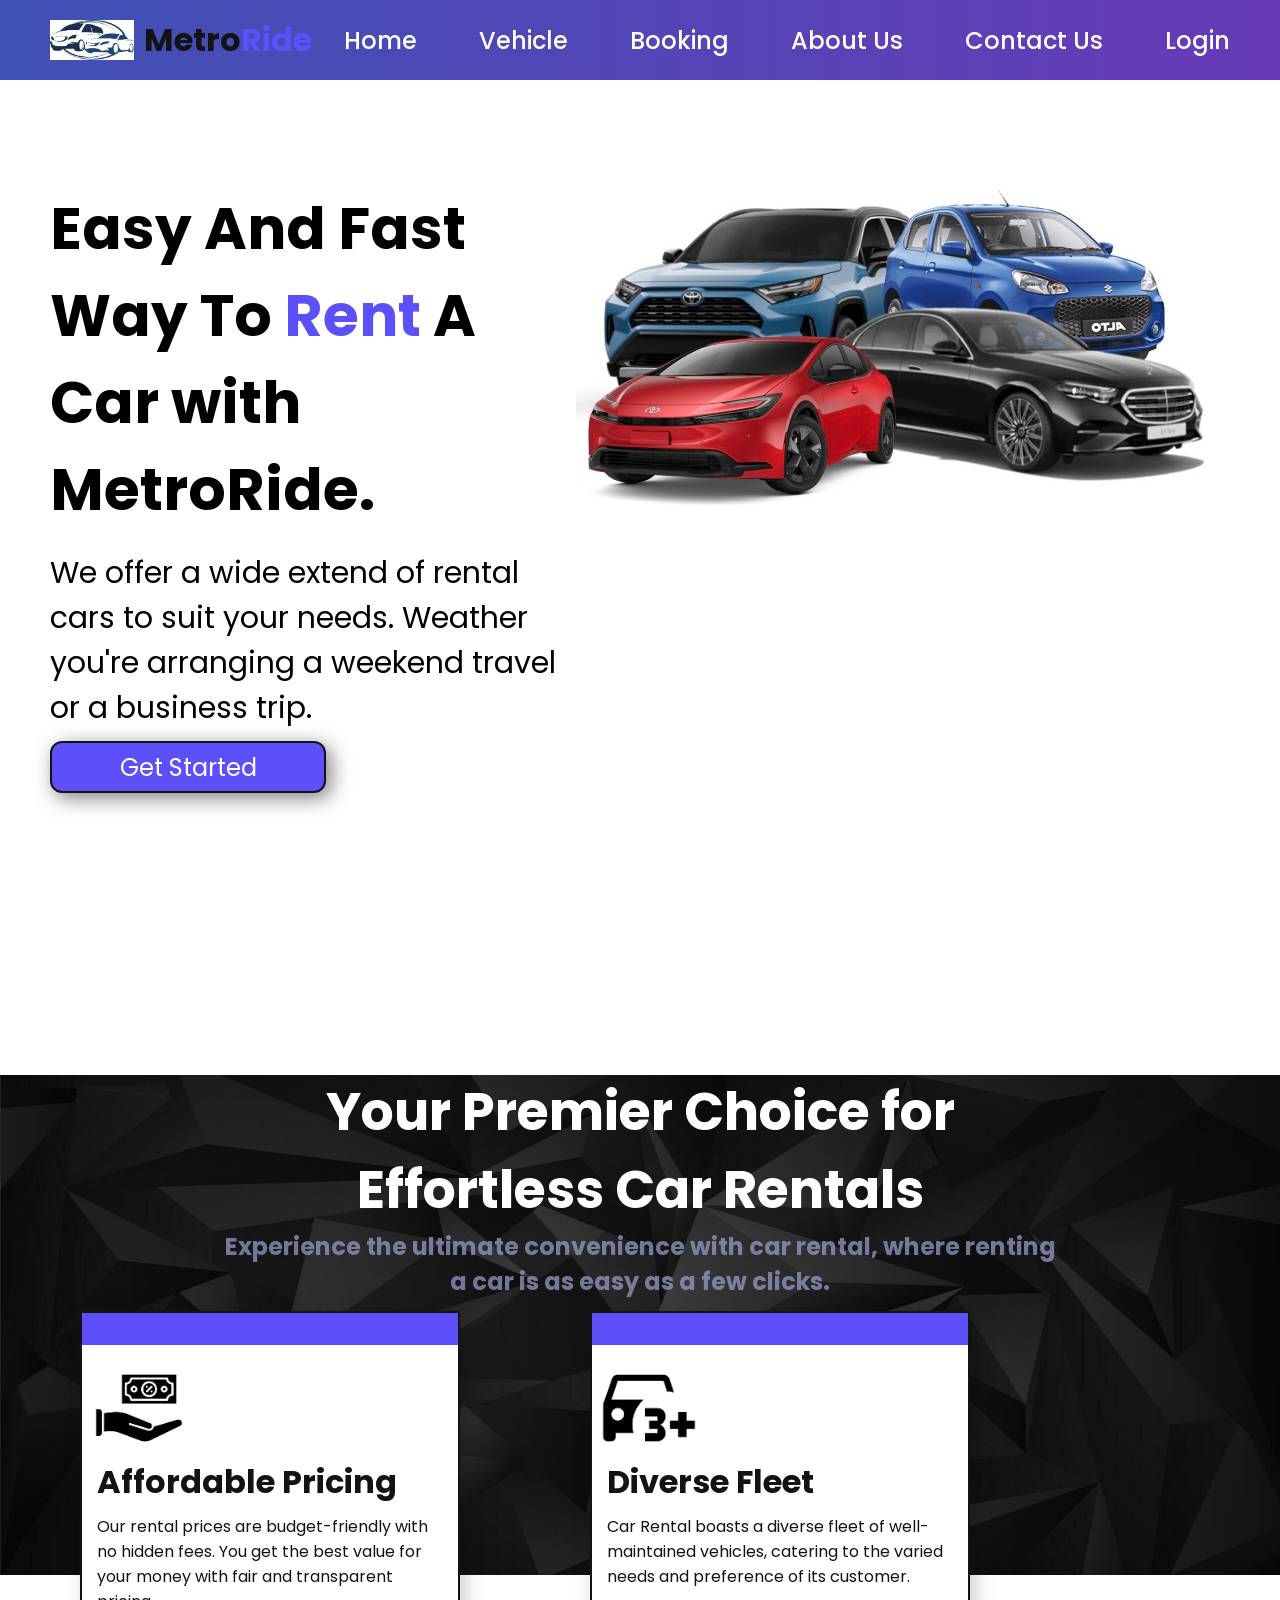
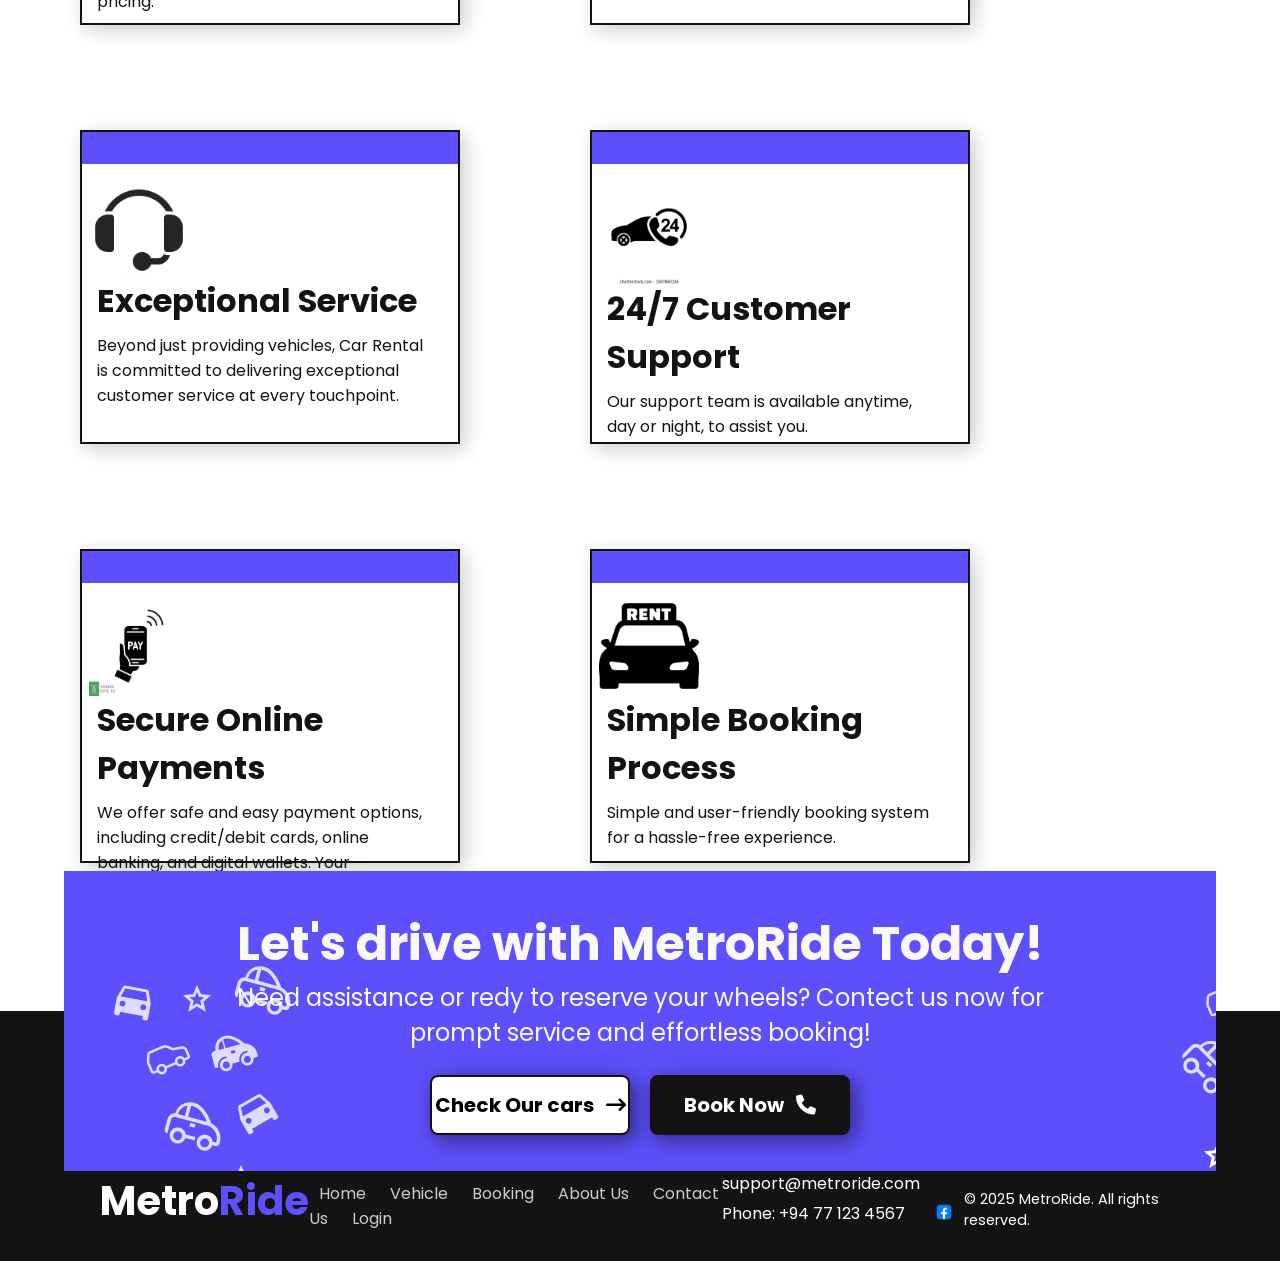
<file: code/index.html>
<!DOCTYPE html>
<html lang="en">

<head>
    <link rel="stylesheet" href="https://cdnjs.cloudflare.com/ajax/libs/font-awesome/6.0.0/css/all.min.css">
    <meta charset="UTF-8">
    <!--use for resoponsiveness-->
    <meta name="viewport" content="width=device-width, initial-scale=1.0">
    <!--link to css-->
    <link rel="stylesheet" href="style.css">
    <!--link to js-->
    <script src="main.js"></script>
    <title>MetroRide</title>
</head>

<body>
    <!--navbar-->
    <nav>
        <div class="logo">
            <img src="homepage-img/logo.png.jpg" alt="img">

            <a href="index.html" class="brand">

                <h1>Metro<b class="accent">Ride</b></h1>


            </a>
        </div>
        <div class="menu">
            <div class="btn">
                <i class="fas fa-times close-btn"></i>
            </div>
            <a href="index.html">Home</a>
            <a href="vehicle.html">Vehicle</a>
            <a href="book.html">Booking</a>
            <a href="about.html">About Us</a>
            <a href="contact.html">Contact Us</a>
            <a href="login.html">Login</a>


        </div>

        <div class="btn">
            <i class="fas fa-bars menu-btn"></i>
        </div>
    </nav>
    <!--navbar end-->

    <!--hero section-->
    <div class="hero-page">
        <div class="hero-headlines">
            <h1>
                Easy And Fast Way To
                <b class="accent">
                    Rent
                </b> A Car with MetroRide.
            </h1>

            <p>
                We offer a wide extend of rental cars to suit your needs. Weather
                you're arranging a weekend travel or a business trip.

            </p>


            <button class="btn-2 btn-hero" onclick="window.location.href='vehicle.html'">
                Get Started
            </button>


        </div>
        <img src="homepage-img/hero-page-img.png.jpg" class="hero-page-img" alt="img">
    </div>
    <!--hero section end-->

    <!--about section-->
    <section class="about" id="about">
        <div class="about-container">
            <div class="about-container-img">
                <img src="homepage-img/about-back img.jpg" alt="img">
            </div>
            <div class="about-container-h1">
                <h1>Your Premier Choice for<br>
                    Effortless Car Rentals</h1>
                <p class="about-subline">
                    Experience the ultimate convenience with car rental, where renting <br>a
                    car is as easy as a few clicks.
                </p>
            </div>
            <div class="about-info">
                <div class="about-info-item">
                    <hr class="about-hr" />
                    <img src="homepage-img/price.jpg" alt="img">
                    <h5>Affordable Pricing</h5>
                    <p>
                        Our rental prices are budget-friendly with no hidden fees.
                        You get the best value for your money with fair and transparent pricing.
                    </p>
                </div>

                <div class="about-info-item">
                    <hr class="about-hr" />
                    <img src="homepage-img/images.png" alt="img">
                    <h5>Diverse Fleet</h5>
                    <p>
                        Car Rental boasts a diverse fleet of well-maintained vehicles,
                        catering to the varied needs and preference of its customer.
                    </p>
                </div>

                <div class="about-info-item">
                    <hr class="about-hr" />
                    <img src="homepage-img/headset.png" alt="img">
                    <h5>Exceptional Service</h5>
                    <p>
                        Beyond just providing vehicles, Car Rental is committed to
                        delivering exceptional customer service at every touchpoint.
                    </p>
                </div>

                <div class="about-info-item">
                    <hr class="about-hr" />
                    <img src="homepage-img/24.webp" alt="img">
                    <h5>24/7 Customer Support</h5>
                    <p>

                        Our support team is available anytime, day or night, to assist you.
                    </p>
                </div>

                <div class="about-info-item">
                    <hr class="about-hr" />
                    <img src="homepage-img/pay.jpg" alt="img">
                    <h5>Secure Online Payments </h5>
                    <p>
                        We offer safe and easy payment options, including credit/debit cards,
                        online banking, and digital wallets. Your transactions are fully secure.
                    </p>
                </div>

                <div class="about-info-item">
                    <hr class="about-hr" />
                    <img src="homepage-img/rent-a-car-icon.png" alt="img">
                    <h5>Simple Booking Process</h5>
                    <p>
                        Simple and user-friendly booking system for a hassle-free experience.
                    </p>
                </div>

            </div>

        </div>
    </section>
    <!--about section end-->

    <br>
    <br>






    <!--footer-->

    <footer class="footer">

        <div class="callout">

            <h2>Let's drive with Metro<b class="black">Ride</b> Today!</h2>
            <p class="callout-description">
                Need assistance or redy to reserve your wheels? Contect us now for
                prompt service and effortless booking!
            </p>
            <div class="callout-buttons">
                <button class="btn-2 btn-callout" onclick="window.location.href='vehicle.html'">
                    <p>Check Our cars</p>
                    <i class="fa-solid fa-arrow-right-long"></i>
                </button>

                <button class="btn-2 btn-callout btn-callout-black" onclick="window.location.href='book.html'">
                    <p>Book Now</p>
                    <i class="fa-solid fa-phone"></i>
                </button>
            </div>
        </div>

        <div class="footer-bottom">

            <a href="" class="footer-brand">Metro<b class="accent">Ride</b></a>
            <div class="footer-links">
                <a href="index.html">Home</a>
                <a href="vehicle.html">Vehicle</a>

                <a href="book.html">Booking</a>

                <a href="about.html">About Us</a>

                <a href="contact.html">Contact Us</a>
                <a href="login.html">Login</a>
            </div>
            <div class="footer-contact">
                <p>Email: support@metroride.com</p>
                <p>Phone: +94 77 123 4567</p>
            </div>

            <div class="footer-socials">
                <a href="#"><img src="homepage-img/footer-social.webp" alt="Facebook"></a>

            </div>
            <div class="footer-copy">
                <p>&copy; 2025 MetroRide. All rights reserved.</p>
            </div>
        </div>
    </footer>
    <!--footer end-->

</body>

</html>
</file>
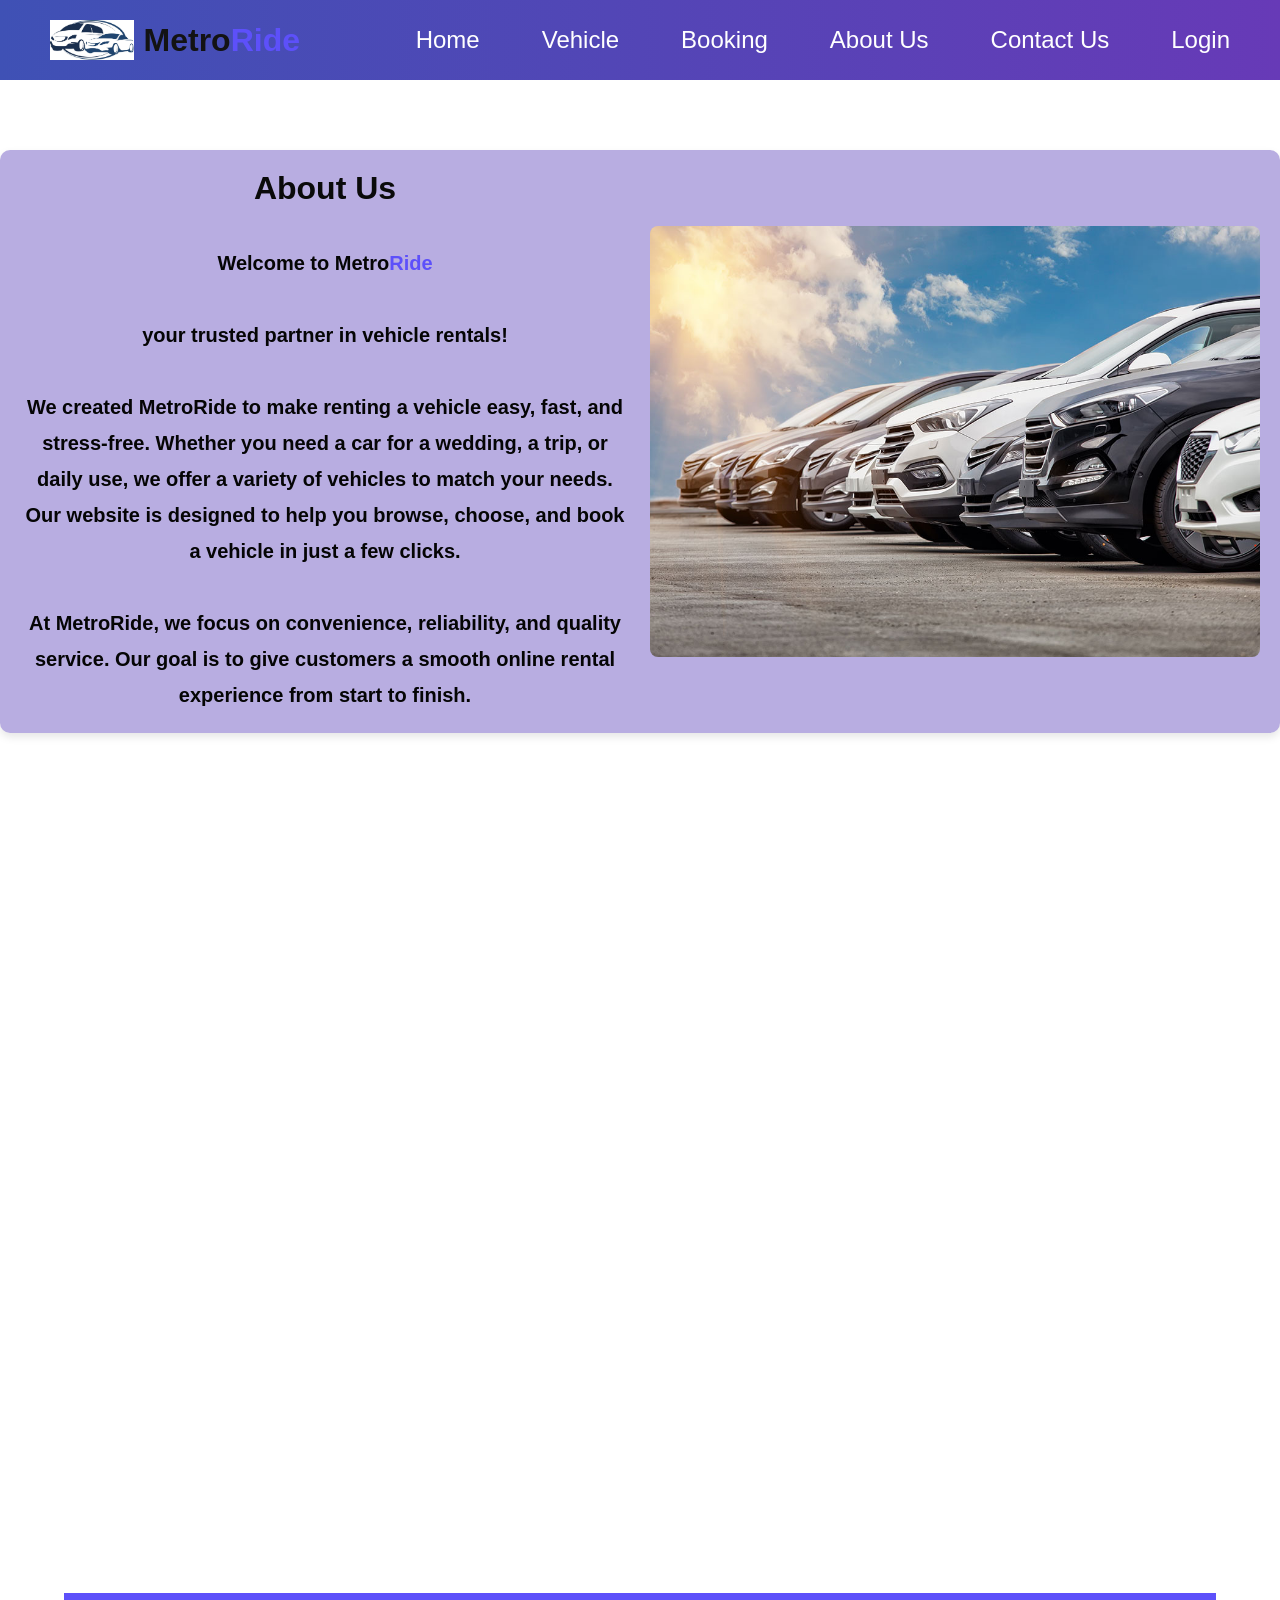
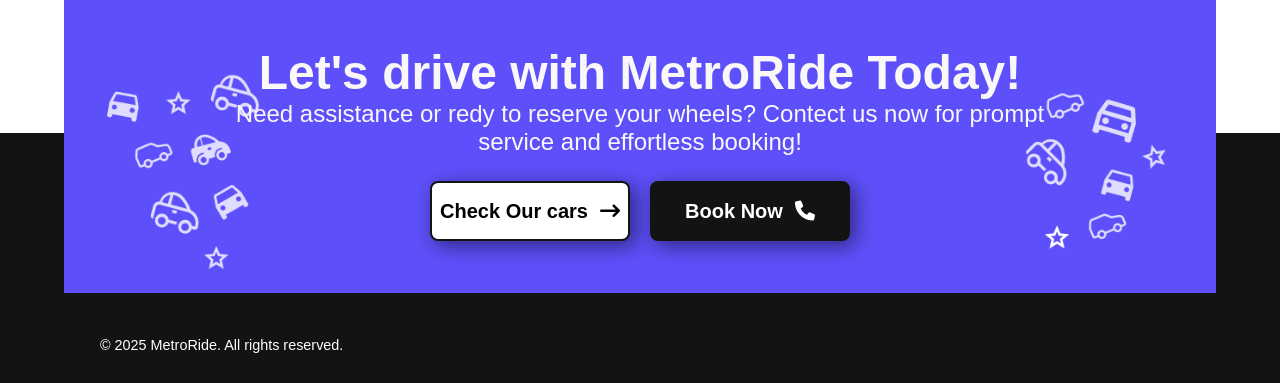
<file: code/about.html>
<html>

<head>
    <link rel="stylesheet" href="https://cdnjs.cloudflare.com/ajax/libs/font-awesome/6.0.0/css/all.min.css">
    
    <meta charset="UTF-8">
    <!--use for resoponsiveness-->
    <meta name="viewport" content="width=device-width, initial-scale=1.0">
    <!--link to css-->
    <link rel="stylesheet" href="about.css">
    <!--link to js-->
    <script src="main.js"></script>
    <title>MetroRide</title>
</head>

<body>
    <!--navbar-->
    <nav>
        <div class="logo">
            <img src="homepage-img/logo.png.jpg" alt="img">

            <a href="index.html" class="brand">

                <h1>Metro<b class="accent">Ride</b></h1>


            </a>
        </div>
        <div class="menu">
            <div class="btn">
                <i class="fas fa-times close-btn"></i>
            </div>
            <a href="index.html">Home</a>
            <a href="vehicle.html">Vehicle</a>

            <a href="book.html">Booking</a>

            <a href="about.html">About Us</a>


            <a href="contact.html">Contact Us</a>
            <a href="login.html">Login</a>

        </div>

        <div class="btn">
            <i class="fas fa-bars menu-btn"></i>
        </div>
    </nav>
    <!--navbar end-->
    <div class="aboutus-container">
        <div class="about-us">
            <h2>About Us</h2>
            <br>
            <p>
                Welcome to <strong>Metro<b class="accent">Ride</b></strong> <br><br> your trusted partner in vehicle
                rentals!
                <br><br>
                We created MetroRide to make renting a vehicle easy, fast, and stress-free. Whether you need a car for a
                wedding, a trip, or daily use, we offer a variety of vehicles to match your needs. Our website is
                designed to help you browse, choose, and book a vehicle in just a few clicks.
                <br><br>
                At MetroRide, we focus on <strong>convenience, reliability, and quality service</strong>. Our goal is to
                give customers a smooth online rental experience from start to finish.
            </p>
        </div>
        <div class="about-img">
            <img src="about-usimg.jpg">
        </div>

    </div>



    <!--footer-->

    <footer class="footer">

        <div class="callout">

            <h2>Let's drive with Metro<b class="black">Ride</b> Today!</h2>
            <p class="callout-description">
                Need assistance or redy to reserve your wheels? Contect us now for
                prompt service and effortless booking!
            </p>
            <div class="callout-buttons">
                <button class="btn-2 btn-callout" onclick="window.location.href='vehicle.html'">
                    <p>Check Our cars</p>
                    <i class="fa-solid fa-arrow-right-long"></i>
                </button>

                <button class="btn-2 btn-callout btn-callout-black" onclick="window.location.href='book.html'">
                    <p>Book Now</p>
                    <i class="fa-solid fa-phone"></i>
                </button>
            </div>
        </div>

        <div class="footer-bottom">

            <a href="" class="footer-brand">Metro<b class="accent">Ride</b></a>
            <div class="footer-links">
                <a href="index.html">Home</a>
                <a href="vehicle.html">Vehicle</a>

                <a href="book.html">Booking</a>

                <a href="about.html">About Us</a>

                <a href="#contact">Contact Us</a>
                <a href="#log">Login/Sign Up</a>
            </div>
            <div class="footer-contact">
                <p>Email: support@metroride.com</p>
                <p>Phone: +94 77 123 4567</p>
            </div>

            <div class="footer-socials">
                <a href="#"><img src="homepage-img/footer-social.webp" alt="Facebook"></a>

            </div>
            <div class="footer-copy">
                <p>&copy; 2025 MetroRide. All rights reserved.</p>
            </div>
        </div>
    </footer>
    <!--footer end-->




</body>

</html>
</file>
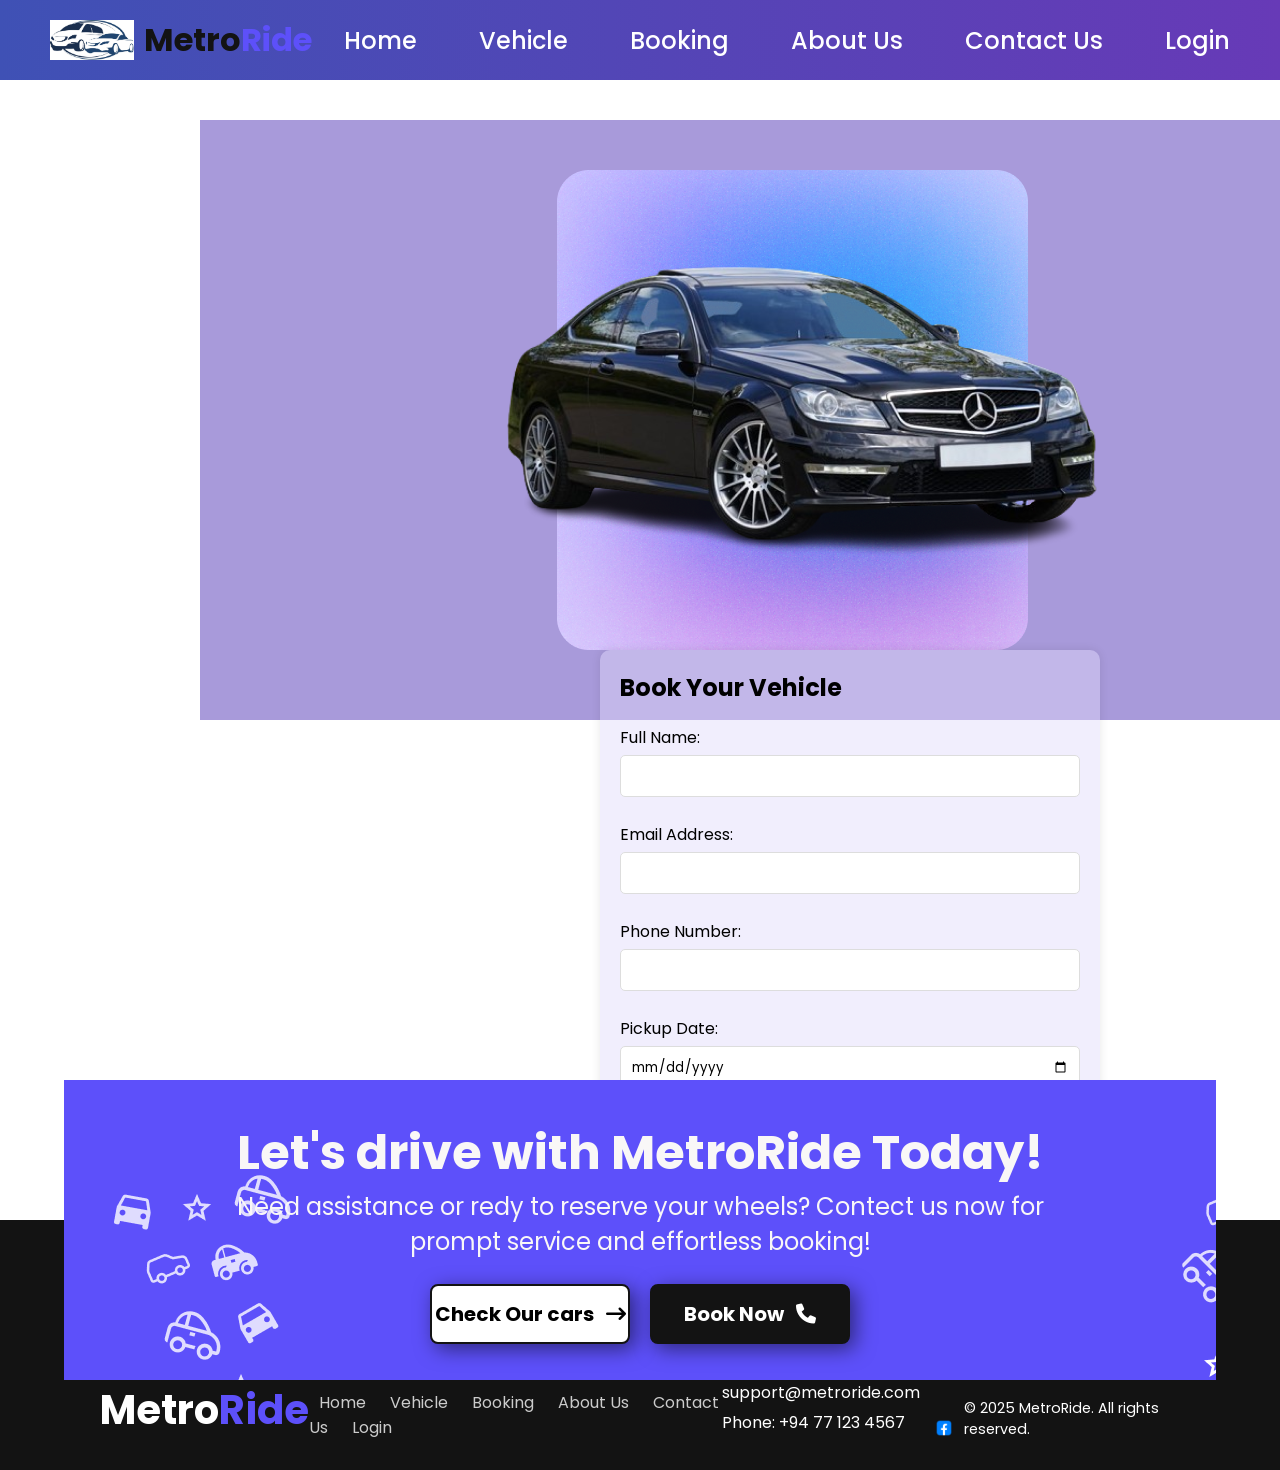
<file: code/book.html>
<html>

<head>
    <link rel="stylesheet" href="https://cdnjs.cloudflare.com/ajax/libs/font-awesome/6.0.0/css/all.min.css">
  <meta charset="UTF-8">
  <!--use for resoponsiveness-->
  <meta name="viewport" content="width=device-width, initial-scale=1.0">
  <!--link to css-->
  <link rel="stylesheet" href="book.css">
  <!--link to js-->
  <script src="main.js"></script>
  <title>MetroRide</title>

</head>

<body>
  <!--navbar-->
  <nav>
    <div class="logo">
      <img src="homepage-img/logo.png.jpg" alt="img">

      <a href="index.html" class="brand">
        <h1>Metro<b class="accent">Ride</b></h1>
      </a>
    </div>
    <div class="menu">
      <div class="btn">
        <i class="fas fa-times close-btn"></i>
      </div>
      <a href="index.html">Home</a>
      <a href="vehicle.html">Vehicle</a>
      <a href="book.html">Booking</a>

      <a href="about.html">About Us</a>

      <a href="contact.html">Contact Us</a>
      <a href="login.html">Login</a>
    </div>


    <div class="btn">
      <i class="fas fa-bars menu-btn"></i>
    </div>
  </nav>



  <div class="booking-container">
    <div class="book-img">
      <img src="book_img.png">
    </div>
    <div class="booking-form">


        <h2>Book Your Vehicle</h2>
        <form onsubmit="return confirmBooking(event)">

          <label for="fullName">Full Name:</label>
          <input type="text" id="fullName" name="fullName">

          <label for="email">Email Address:</label>
          <input type="email" id="email" name="email" >

          <label for="phone">Phone Number:</label>
          <input type="tel" id="phone" name="phone" >

          <div class="collection">
            <div class="date">
              <label for="pickupDate">Pickup Date:</label>
              <input type="date" id="pickupDate" name="pickupDate">

              <label for="returnDate">Return Date:</label>
              <input type="date" id="returnDate" name="returnDate" >
            </div>
          </div>
          <button type="submit">Book Now 📞</button>
        </form>
      </div>

  </div>




  <!--footer-->

  <footer class="footer">

    <div class="callout">

      <h2>Let's drive with Metro<b class="black">Ride</b> Today!</h2>
      <p class="callout-description">
        Need assistance or redy to reserve your wheels? Contect us now for
        prompt service and effortless booking!
      </p>
      <div class="callout-buttons">
        <button class="btn-2 btn-callout" onclick="window.location.href='vehicle.html'">
          <p>Check Our cars</p>
          <i class="fa-solid fa-arrow-right-long"></i>
        </button>

        <button class="btn-2 btn-callout btn-callout-black" onclick="window.location.href='book.html'">
          <p>Book Now</p>
          <i class="fa-solid fa-phone"></i>
        </button>
      </div>
    </div>

    <div class="footer-bottom">

      <a href="" class="footer-brand">Metro<b class="accent">Ride</b></a>
      <div class="footer-links">
        <a href="index.html">Home</a>
        <a href="vehicle.html">Vehicle</a>
        <a href="book.html">Booking</a>

        <a href="about.html">About Us</a>

        <a href="contact.html">Contact Us</a>
        <a href="login.html">Login</a>
      </div>
      <div class="footer-contact">
        <p>Email: support@metroride.com</p>
        <p>Phone: +94 77 123 4567</p>
      </div>

      <div class="footer-socials">
        <a href="#"><img src="homepage-img/footer-social.webp" alt="Facebook"></a>

      </div>
      <div class="footer-copy">
        <p>&copy; 2025 MetroRide. All rights reserved.</p>
      </div>
    </div>
  </footer>
  <!--footer end-->
</body>

</html>
</file>
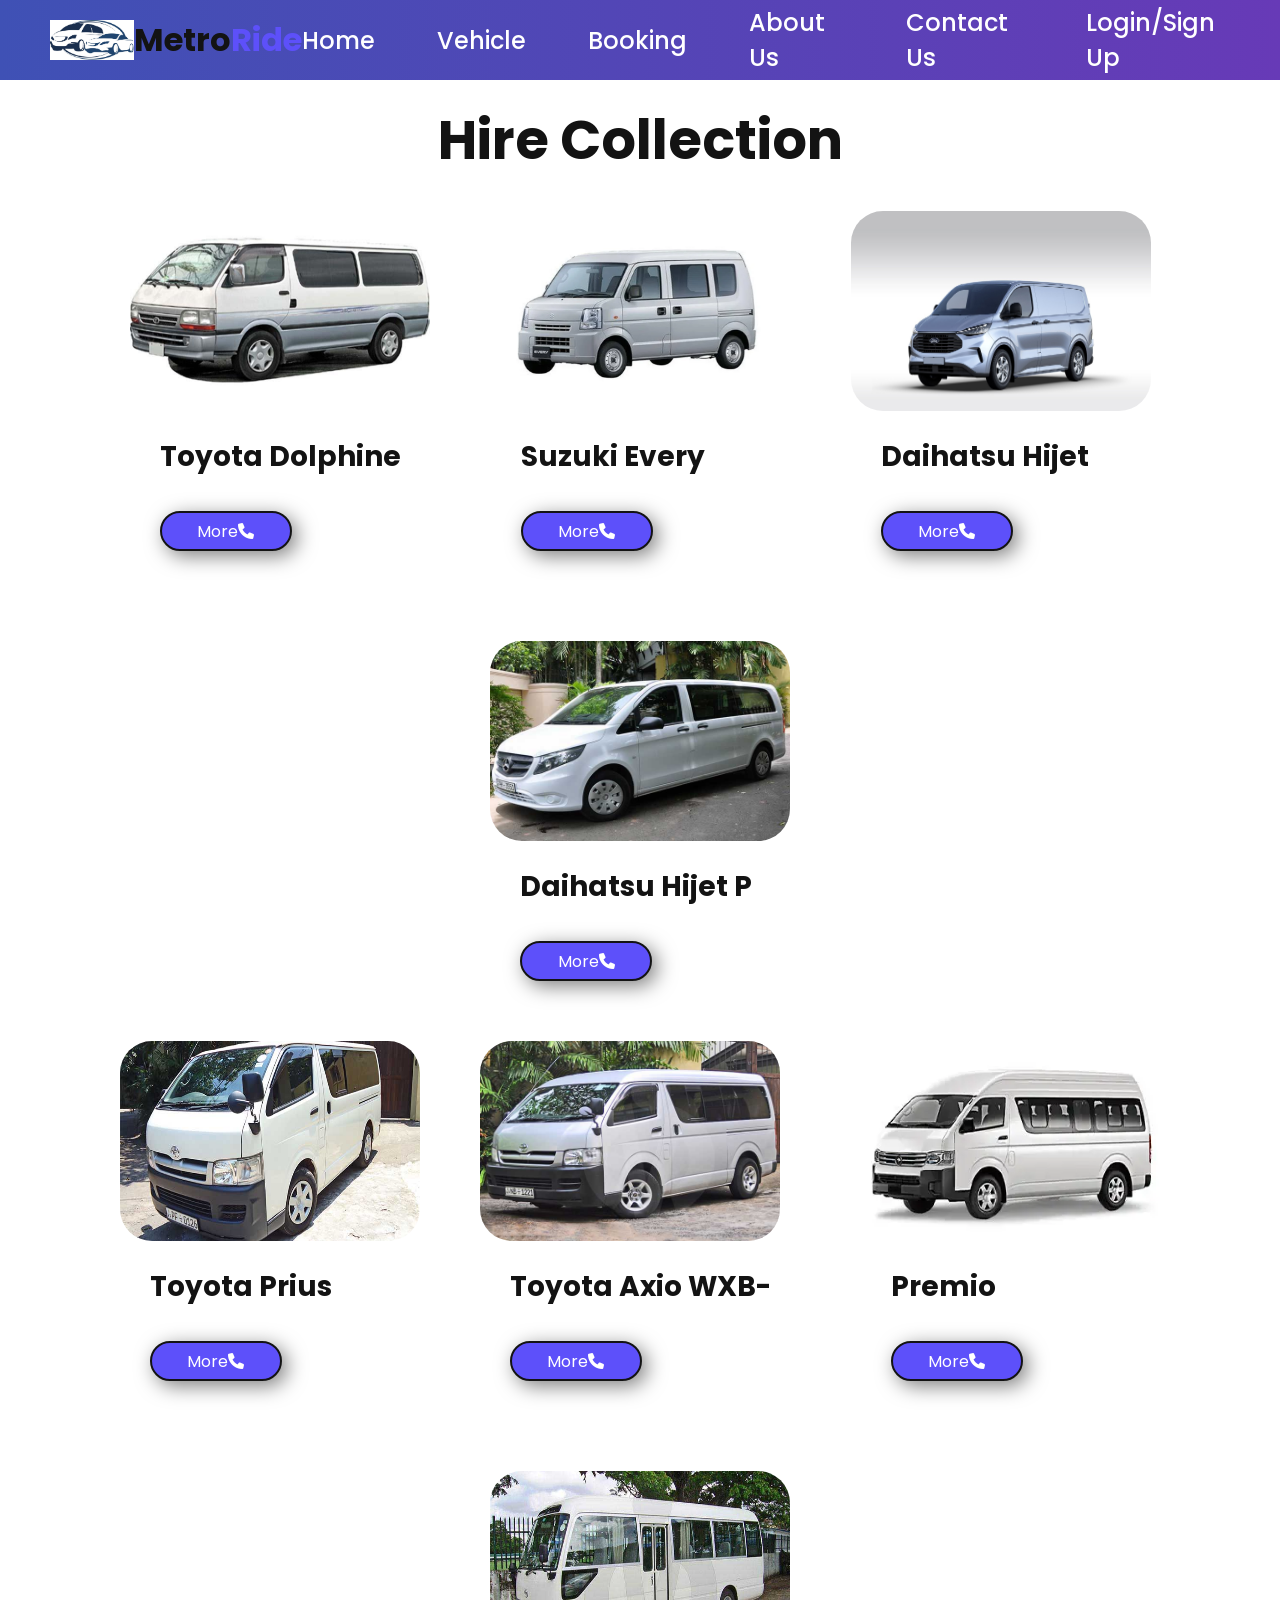
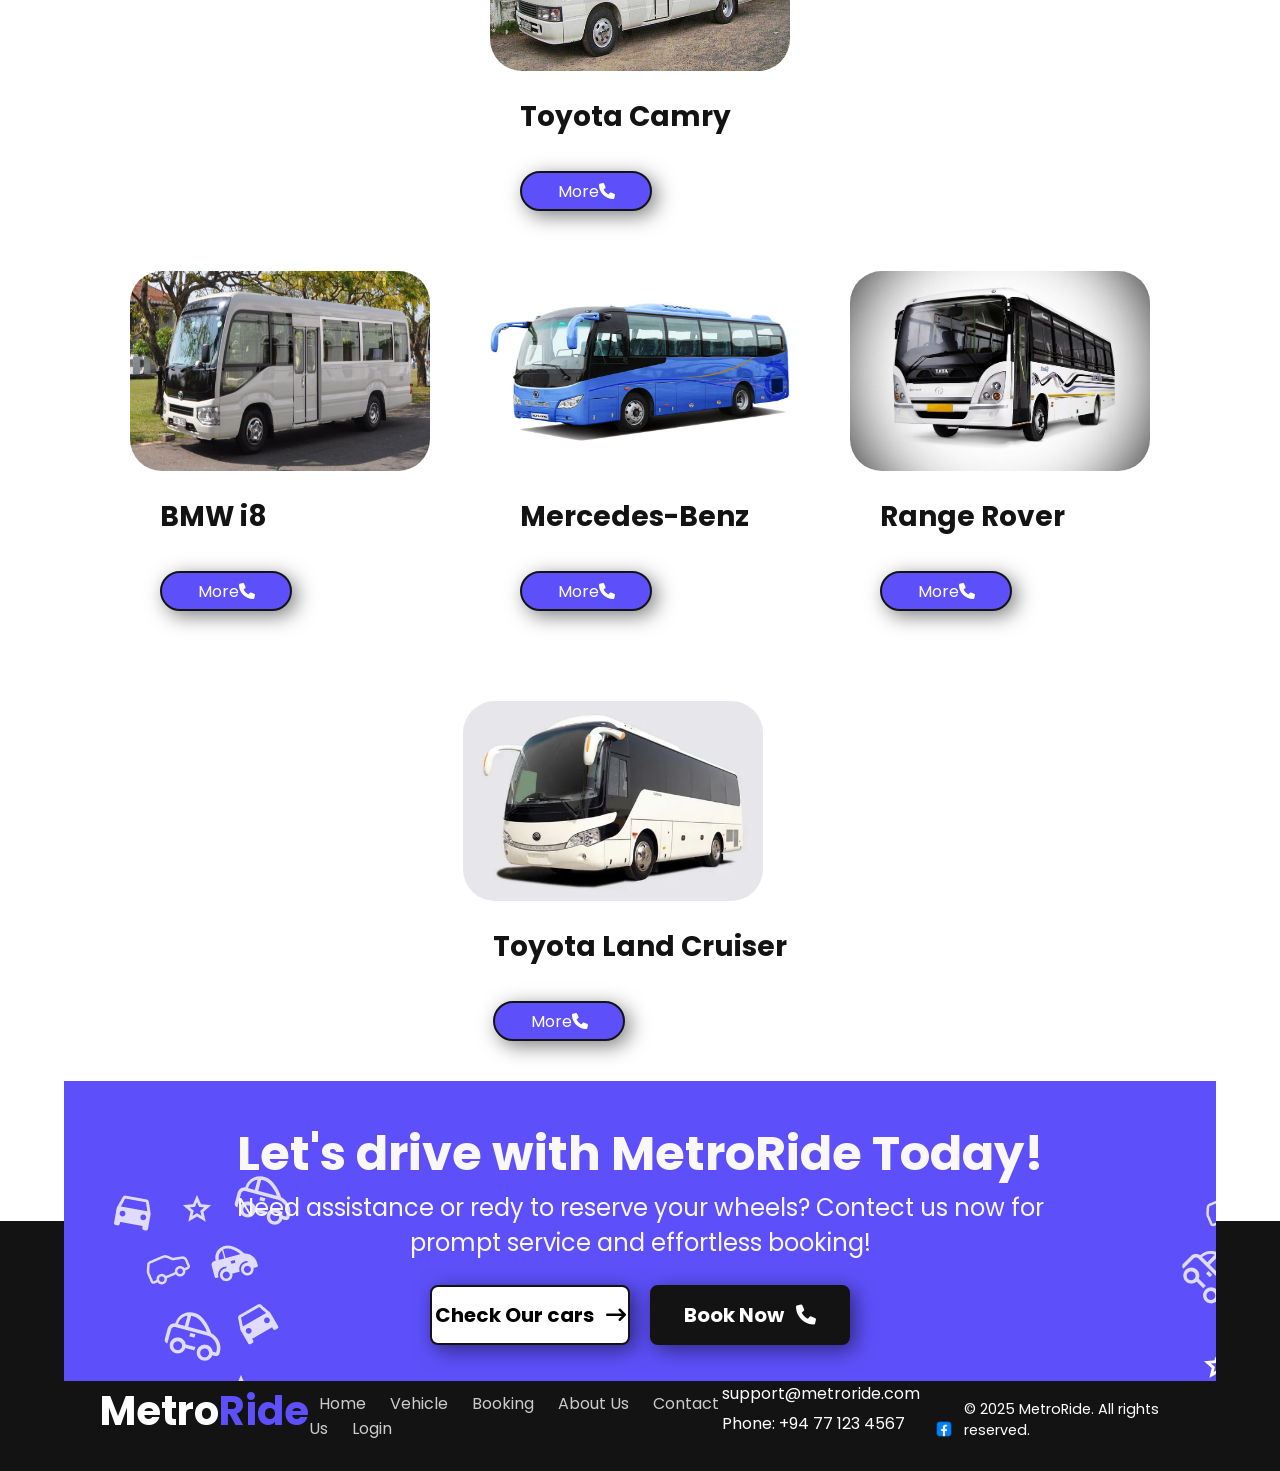
<file: code/hires.html>
<html>
    <head>
    <link rel="stylesheet" href="https://cdnjs.cloudflare.com/ajax/libs/font-awesome/6.0.0/css/all.min.css">
        <meta charset="UTF-8">
        <!--use for resoponsiveness-->
        <meta name="viewport" content="width=device-width, initial-scale=1.0">
        <!--link to css-->
        <link rel="stylesheet" href="vehicle.css">
        <!--link to js-->
        <script src="main.js"></script>
        <title>MetroRide</title>

    </head>
    <body>
        <!--navbar-->
        <nav>
            <div class="logo">
                <img src="homepage-img/logo.png.jpg" alt="img">
            </div>
            <a href="index.html" class="brand">                
                <h1>Metro<b class="accent">Ride</b></h1>     
            </a>          
            <div class="menu">
                <div class="btn">
                    <i class="fas fa-times close-btn"></i>
                </div>
                <a href="index.html">Home</a>
                <a href="vehicle.html">Vehicle</a>
                <a href="book.html">Booking</a>
                
                <a href="about.html">About Us</a>
            
                <a href="contact.html">Contact Us</a>
                <a href="login.html">Login/Sign Up</a>
            </div>
            
        </nav>
<!----------------------------------------------------------------------------------------------------------------------------->
        <!--our Hire collection-->
        <section class="collection" id="collection">
            <h1>Hire Collection</h1>
            <div class="collection-container">
                <!--car 21-->
                <!-- BMW i8 -->
                <div class="collection-car-item">
                    <img src="vehiclepage-img/hire/hire-1.jpg" alt="img">
                    <div class="car-info-container">
                        
                        <h2>Toyota Dolphine</h2>
                        <button class="btn-2 btn-car" onclick="openModal('model-21')">
                            <p>More</p>
                            <i class="fa-solid fa-phone"></i>
                        </button>
                    </div>
                </div>

                <!-- Transparent Sub Page (Modal) -->
                <div class="modal" id="model-21">
                    <div class="modal-content">
                        <span class="close" onclick="closeModal('model-21')">&times;</span>
                        <h2 class="modal-heading">Toyota Dolphine</h2>
                        <div class="image-container">
                            <img src="vehiclepage-img/hire/hire-1.jpg" alt="img">
                            <br>
                        </div>
                        <p class="modal-description">This is a luxury hybrid sports car with cutting-edge technology.</p><br>
                        <div class="modal-points">
                            <div class="modal-column-1">
                            <p><strong>Location:</strong>   All island</p><br>
                            <p><strong>Rental Price:</strong>   LKR  10 000 (per day) </p><br>
                            <p><strong>Transmission Type :</strong>Manual</p><br>
                            <p><strong>Engine Capacity :</strong>   (optional)</p><br>
                            <p><strong>Passenger Capacity :</strong>    10 seater, 15-seater</p><br>
                            <p><strong>Driver Option :</strong> With or without driver</p><br>
                            </div>
                            <div class="modal-column-2">
                            <p><strong>Booking Options :</strong>   Hourly / Daily / Weekly / Monthly</p><br>
                            
                            <p><strong>Payment Method :</strong>    Cash, Card, Online</p><br>
                            <p><strong>Special Features :</strong>  Sunroof, Bluetooth, GPS, Baby Seat</p><br>
                            <p><strong>Discount Offers :</strong>   First-time user, long-term rental deals</p>
                            <br><br>
                            </div>
                        </div>
                        <div class="button-group">
                            <button class="btn-2 btn-car" onclick="window.location.href='vehicle.html'">Back ⬅️</button>
                            <button class="btn-2 btn-car " onclick="window.location.href='book.html'">Book Now 📞</button>
                        </div>
                    </div>
                </div>
 <!----------------------------------------------------------------------------------------------------------------------------->
                <!--car 22-->
                <!-- Mercedes-Benz -->
                <div class="collection-car-item">
                    <img src="vehiclepage-img/hire/hire-2.webp" alt="img">
                    <div class="car-info-container">
                        
                        <h2>Suzuki Every</h2>
                        <button class="btn-2 btn-car" onclick="openModal('modal-22')">
                            <p>More</p>
                            <i class="fa-solid fa-phone"></i>
                        </button>
                    </div>
                </div>

                <!-- Transparent Sub Page (Modal) -->
                <div class="modal" id="modal-22">
                    <div class="modal-content">
                        <span class="close" onclick="closeModal('modal-22')">&times;</span>
                        <h2 class="modal-heading">Suzuki Every</h2>
                        <div class="image-container">
                            <img src="vehiclepage-img/hire/hire-2.webp" alt="img">
                            <br>
                        </div>
                        <p class="modal-description">This is a luxury hybrid sports car with cutting-edge technology.</p><br>
                        <div class="modal-points">
                            <div class="modal-column-1">
                            <p><strong>Location:</strong>   All island</p><br>
                            <p><strong>Rental Price:</strong>   LKR  5 000 (per day) </p><br>
                            <p><strong>Transmission Type :</strong> Automatic / Manual</p><br>
                            <p><strong>Engine Capacity :</strong>   (optional)</p><br>
                            <p><strong>Passenger Capacity :</strong>    4-seater, 7-seater</p><br>
                            <p><strong>Driver Option :</strong> With or without driver</p><br>
                            </div>
                            <div class="modal-column-2">
                            <p><strong>Booking Options :</strong>   Hourly / Daily / Weekly / Monthly</p><br>
                            
                            <p><strong>Payment Method :</strong>    Cash, Card, Online</p><br>
                            <p><strong>Special Features :</strong>  Sunroof, Bluetooth, GPS, Baby Seat</p><br>
                            <p><strong>Discount Offers :</strong>   First-time user, long-term rental deals</p>
                            <br><br>
                            </div>
                        </div>
                        <div class="button-group">
                            <button class="btn-2 btn-car" onclick="window.location.href='vehicle.html'">Back ⬅️</button>
                            <button class="btn-2 btn-car " onclick="window.location.href='book.html'">Book Now 📞</button>
                        </div>
                    </div>
                </div>
                


<!----------------------------------------------------------------------------------------------------------------------------->

                <!--car 23 -->
                <!-- Range Rover -->
                <div class="collection-car-item">
                    <img src="vehiclepage-img/hire/hire-3.jpg" alt="img">
                    <div class="car-info-container">
                        
                        <h2>Daihatsu Hijet</h2>
                        <button class="btn-2 btn-car" onclick="openModal('modal-23')">
                            <p>More</p>
                            <i class="fa-solid fa-phone"></i>
                        </button>
                    </div>
                </div>

                <!-- Transparent Sub Page (Modal) -->
                <div class="modal" id="modal-23">
                    <div class="modal-content">
                        <span class="close" onclick="closeModal('modal-23')">&times;</span>
                        <h2 class="modal-heading">Daihatsu Hijet</h2>
                        <div class="image-container">
                            <img src="vehiclepage-img/hire/hire-3.jpg" alt="img">
                            <br>
                        </div>
                        <p class="modal-description">This is a luxury hybrid sports car with cutting-edge technology.</p><br>
                        <div class="modal-points">
                            <div class="modal-column-1">
                            <p><strong>Location:</strong>   All island</p><br>
                            <p><strong>Rental Price:</strong>   LKR  8 000 (per day) </p><br>
                            <p><strong>Transmission Type :</strong> Automatic / Manual</p><br>
                            <p><strong>Engine Capacity :</strong>   (optional)</p><br>
                            <p><strong>Passenger Capacity :</strong>    4-seater, 7-seater</p><br>
                            <p><strong>Driver Option :</strong> With or without driver</p><br>
                            </div>
                            <div class="modal-column-2">
                            <p><strong>Booking Options :</strong>   Hourly / Daily / Weekly / Monthly</p><br>
                            
                            <p><strong>Payment Method :</strong>    Cash, Card, Online</p><br>
                            <p><strong>Special Features :</strong>  Sunroof, Bluetooth, GPS, Baby Seat</p><br>
                            <p><strong>Discount Offers :</strong>   First-time user, long-term rental deals</p>
                            <br><br>
                            </div>
                        </div>
                        <div class="button-group">
                            <button class="btn-2 btn-car" onclick="window.location.href='vehicle.html'">Back ⬅️</button>
                            <button class="btn-2 btn-car " onclick="window.location.href='book.html'">Book Now 📞</button>
                        </div>
                    </div>
                </div>
<!----------------------------------------------------------------------------------------------------------------------------->

                <!--car 24 -->
                <!-- Toyota land cruiser -->
                <div class="collection-car-item">
                    <img src="vehiclepage-img/hire/hire-4.jpg" alt="img">
                    <div class="car-info-container">
                       
                        <h2>Daihatsu Hijet P</h2>
                        <button class="btn-2 btn-car" onclick="openModal('modal-24')">
                            <p>More</p>
                            <i class="fa-solid fa-phone"></i>
                        </button>
                    </div>
                </div>

                <!-- Transparent Sub Page (Modal) -->
                <div class="modal" id="modal-24">
                    <div class="modal-content">
                        <span class="close" onclick="closeModal('modal-24')">&times;</span>
                        <h2 class="modal-heading">Daihatsu Hijet P</h2>
                        <div class="image-container">
                            <img src="vehiclepage-img/hire/hire-4.jpg" alt="img">
                            <br>
                        </div>
                        <p class="modal-description">This is a luxury hybrid sports car with cutting-edge technology.</p><br>
                        <div class="modal-points">
                            <div class="modal-column-1">
                            <p><strong>Location:</strong>   All island</p><br>
                            <p><strong>Rental Price:</strong>   LKR  15 000 (per day) </p><br>
                            <p><strong>Transmission Type :</strong> Automatic / Manual</p><br>
                            <p><strong>Engine Capacity :</strong>   (optional)</p><br>
                            <p><strong>Passenger Capacity :</strong>    4-seater, 7-seater</p><br>
                            <p><strong>Driver Option :</strong> With or without driver</p><br>
                            </div>
                            <div class="modal-column-2">
                            <p><strong>Booking Options :</strong>   Hourly / Daily / Weekly / Monthly</p><br>
                            
                            <p><strong>Payment Method :</strong>    Cash, Card, Online</p><br>
                            <p><strong>Special Features :</strong>  Sunroof, Bluetooth, GPS, Baby Seat</p><br>
                            <p><strong>Discount Offers :</strong>   First-time user, long-term rental deals</p>
                            <br><br>
                            </div>
                        </div>
                        <div class="button-group">
                            <button class="btn-2 btn-car" onclick="window.location.href='vehicle.html'">Back ⬅️</button>
                            <button class="btn-2 btn-car " onclick="window.location.href='book.html'">Book Now 📞</button>
                        </div>
                    </div>
                </div>

               

              

            </div>
        </section>

        
<!----------------------------------------------------------------------------------------------------------------------------->
        
        <section class="collection" id="collection">
            
            <div class="collection-container">
                <!--car 25-->
                <!-- Toyota Prius-->
                <div class="collection-car-item">
                    <img src="vehiclepage-img/hire/hire-5.jpg" alt="img">
                    <div class="car-info-container">
                        
                        <h2>Toyota Prius</h2>
                        <button class="btn-2 btn-car" onclick="openModal('modal-25')">
                            <p>More</p>
                            <i class="fa-solid fa-phone"></i>
                        </button>
                    </div>
                </div>

                <!-- Transparent Sub Page (Modal) -->
                <div class="modal" id="modal-25">
                    <div class="modal-content">
                        <span class="close" onclick="closeModal('modal-25')">&times;</span>
                        <h2 class="modal-heading">Toyota Prius</h2>
                        <div class="image-container">
                            <img src="vehiclepage-img/hire/hire-5.jpg" alt="img">
                            <br>
                        </div>
                        <p class="modal-description">This is a luxury hybrid sports car with cutting-edge technology.</p><br>
                        <div class="modal-points">
                            <div class="modal-column-1">
                            <p><strong>Location:</strong>   All island</p><br>
                            <p><strong>Rental Price:</strong>   LKR  25 000 (per day) </p><br>
                            <p><strong>Transmission Type :</strong> Automatic / Manual</p><br>
                            <p><strong>Engine Capacity :</strong>   (optional)</p><br>
                            <p><strong>Passenger Capacity :</strong>    4-seater, 7-seater</p><br>
                            <p><strong>Driver Option :</strong> With or without driver</p><br>
                            </div>
                            <div class="modal-column-2">
                            <p><strong>Booking Options :</strong>   Hourly / Daily / Weekly / Monthly</p><br>
                            
                            <p><strong>Payment Method :</strong>    Cash, Card, Online</p><br>
                            <p><strong>Special Features :</strong>  Sunroof, Bluetooth, GPS, Baby Seat</p><br>
                            <p><strong>Discount Offers :</strong>   First-time user, long-term rental deals</p>
                            <br><br>
                            </div>
                        </div>
                        <div class="button-group">
                            <button type="click-here-button" class="btn-2 btn-car" onclick="window.history.back();">Back ⬅️</button>
                            <button class="btn-2 btn-car " onclick="window.location.href='book.html'">Book Now 📞</button>
                        </div>
                    </div>
                </div>
 <!----------------------------------------------------------------------------------------------------------------------------->
                <!--car 26-->
                <!-- Toyota Axio WXB-->
                <div class="collection-car-item">
                    <img src="vehiclepage-img/hire/hire-6.jpg" alt="img">
                    <div class="car-info-container">
                        
                        <h2>Toyota Axio WXB-</h2>
                        <button class="btn-2 btn-car" onclick="openModal('modal-26')">
                            <p>More</p>
                            <i class="fa-solid fa-phone"></i>
                        </button>
                    </div>
                </div>

                <!-- Transparent Sub Page (Modal) -->
                <div class="modal" id="modal-26">
                    <div class="modal-content">
                        <span class="close" onclick="closeModal('modal-26')">&times;</span>
                        <h2 class="modal-heading">Toyota Axio WXB</h2>
                        <div class="image-container">
                            <img src="vehiclepage-img/hire/hire-6.jpg" alt="img">
                            <br>
                        </div>
                        <p class="modal-description">This is a luxury hybrid sports car with cutting-edge technology.</p><br>
                        <div class="modal-points">
                            <div class="modal-column-1">
                            <p><strong>Location:</strong>   All island</p><br>
                            <p><strong>Rental Price:</strong>   LKR  25 000 (per day) </p><br>
                            <p><strong>Transmission Type :</strong> Automatic / Manual</p><br>
                            <p><strong>Engine Capacity :</strong>   (optional)</p><br>
                            <p><strong>Passenger Capacity :</strong>    4-seater, 7-seater</p><br>
                            <p><strong>Driver Option :</strong> With or without driver</p><br>
                            </div>
                            <div class="modal-column-2">
                            <p><strong>Booking Options :</strong>   Hourly / Daily / Weekly / Monthly</p><br>
                            
                            <p><strong>Payment Method :</strong>    Cash, Card, Online</p><br>
                            <p><strong>Special Features :</strong>  Sunroof, Bluetooth, GPS, Baby Seat</p><br>
                            <p><strong>Discount Offers :</strong>   First-time user, long-term rental deals</p>
                            <br><br>
                            </div>
                        </div>
                        <div class="button-group">
                            <button class="btn-2 btn-car" onclick="window.location.href='vehicle.html'">Back ⬅️</button>
                            <button class="btn-2 btn-car " onclick="window.location.href='book.html'">Book Now 📞</button>
                        </div>
                    </div>
                </div>
                


<!----------------------------------------------------------------------------------------------------------------------------->

                <!--car 27 -->
                <!-- Premio -->
                <div class="collection-car-item">
                    <img src="vehiclepage-img/hire/hire-7.webp" alt="img">
                    <div class="car-info-container">
                        
                        <h2>Premio</h2>
                        <button class="btn-2 btn-car" onclick="openModal('modal-27')">
                            <p>More</p>
                            <i class="fa-solid fa-phone"></i>
                        </button>
                    </div>
                </div>

                <!-- Transparent Sub Page (Modal) -->
                <div class="modal" id="modal-27">
                    <div class="modal-content">
                        <span class="close" onclick="closeModal('modal-27')">&times;</span>
                        <h2 class="modal-heading">Premio</h2>
                        <div class="image-container">
                            <img src="vehiclepage-img/hire/hire-7.webp" alt="img">
                            <br>
                        </div>
                        <p class="modal-description">This is a luxury hybrid sports car with cutting-edge technology.</p><br>
                        <div class="modal-points">
                            <div class="modal-column-1">
                            <p><strong>Location:</strong>   All island</p><br>
                            <p><strong>Rental Price:</strong>   LKR  25 000 (per day) </p><br>
                            <p><strong>Transmission Type :</strong> Automatic / Manual</p><br>
                            <p><strong>Engine Capacity :</strong>   (optional)</p><br>
                            <p><strong>Passenger Capacity :</strong>    4-seater, 7-seater</p><br>
                            <p><strong>Driver Option :</strong> With or without driver</p><br>
                            </div>
                            <div class="modal-column-2">
                            <p><strong>Booking Options :</strong>   Hourly / Daily / Weekly / Monthly</p><br>
                            
                            <p><strong>Payment Method :</strong>    Cash, Card, Online</p><br>
                            <p><strong>Special Features :</strong>  Sunroof, Bluetooth, GPS, Baby Seat</p><br>
                            <p><strong>Discount Offers :</strong>   First-time user, long-term rental deals</p>
                            <br><br>
                            </div>
                        </div>
                        <div class="button-group">
                            <button class="btn-2 btn-car" onclick="window.location.href='vehicle.html'">Back ⬅️</button>
                            <button class="btn-2 btn-car " onclick="window.location.href='book.html'">Book Now 📞</button>
                        </div>
                    </div>
                </div>
<!----------------------------------------------------------------------------------------------------------------------------->

                <!--car 28 -->
                <!-- CHR -->
                <div class="collection-car-item">
                    <img src="vehiclepage-img/hire/hire-8.jpg" alt="img">
                    <div class="car-info-container">
                       
                        <h2>Toyota Camry</h2>
                        <button class="btn-2 btn-car" onclick="openModal('modal-28')">
                            <p>More</p>
                            <i class="fa-solid fa-phone"></i>
                        </button>
                    </div>
                </div>

                <!-- Transparent Sub Page (Modal) -->
                <div class="modal" id="modal-28">
                    <div class="modal-content">
                        <span class="close" onclick="closeModal('modal-28')">&times;</span>
                        <h2 class="modal-heading">Toyota Camry</h2>
                        <div class="image-container">
                            <img src="vehiclepage-img/hire/hire-8.jpg" alt="img">
                            <br>
                        </div>
                        <p class="modal-description">This is a luxury hybrid sports car with cutting-edge technology.</p><br>
                        <div class="modal-points">
                            <div class="modal-column-1">
                            <p><strong>Location:</strong>   All island</p><br>
                            <p><strong>Rental Price:</strong>   LKR  25 000 (per day) </p><br>
                            <p><strong>Transmission Type :</strong> Automatic / Manual</p><br>
                            <p><strong>Engine Capacity :</strong>   (optional)</p><br>
                            <p><strong>Passenger Capacity :</strong>    4-seater, 7-seater</p><br>
                            <p><strong>Driver Option :</strong> With or without driver</p><br>
                            </div>
                            <div class="modal-column-2">
                            <p><strong>Booking Options :</strong>   Hourly / Daily / Weekly / Monthly</p><br>
                            
                            <p><strong>Payment Method :</strong>    Cash, Card, Online</p><br>
                            <p><strong>Special Features :</strong>  Sunroof, Bluetooth, GPS, Baby Seat</p><br>
                            <p><strong>Discount Offers :</strong>   First-time user, long-term rental deals</p>
                            <br><br>
                            </div>
                        </div>
                        <div class="button-group">
                            <button class="btn-2 btn-car" onclick="window.location.href='vehicle.html'">Back ⬅️</button>
                            <button class="btn-2 btn-car " onclick="window.location.href='book.html'">Book Now 📞</button>
                        </div>
                    </div>
                </div>

               

                

            </div>
        </section>



<!----------------------------------------------------------------------------------------------------------------------------->
        
        <section class="collection" id="collection">
            
            <div class="collection-container">
                <!--car 29-->
                <!-- BMW i8 -->
                <div class="collection-car-item">
                    <img src="vehiclepage-img/hire/hire-9.jpg" alt="img">
                    <div class="car-info-container">
                        
                        <h2>BMW i8</h2>
                        <button class="btn-2 btn-car" onclick="openModal('model-29')">
                            <p>More</p>
                            <i class="fa-solid fa-phone"></i>
                        </button>
                    </div>
                </div>

                <!-- Transparent Sub Page (Modal) -->
                <div class="modal" id="model-29">
                    <div class="modal-content">
                        <span class="close" onclick="closeModal('model-29')">&times;</span>
                        <h2 class="modal-heading">BMW i8</h2>
                        <div class="image-container">
                            <img src="vehiclepage-img/hire/hire-9.jpg" alt="img">
                            <br>
                        </div>
                        <p class="modal-description">This is a luxury hybrid sports car with cutting-edge technology.</p><br>
                        <div class="modal-points">
                            <div class="modal-column-1">
                            <p><strong>Location:</strong>   All island</p><br>
                            <p><strong>Rental Price:</strong>   LKR  25 000 (per day) </p><br>
                            <p><strong>Transmission Type :</strong> Automatic / Manual</p><br>
                            <p><strong>Engine Capacity :</strong>   (optional)</p><br>
                            <p><strong>Passenger Capacity :</strong>    4-seater, 7-seater</p><br>
                            <p><strong>Driver Option :</strong> With or without driver</p><br>
                            </div>
                            <div class="modal-column-2">
                            <p><strong>Booking Options :</strong>   Hourly / Daily / Weekly / Monthly</p><br>
                            
                            <p><strong>Payment Method :</strong>    Cash, Card, Online</p><br>
                            <p><strong>Special Features :</strong>  Sunroof, Bluetooth, GPS, Baby Seat</p><br>
                            <p><strong>Discount Offers :</strong>   First-time user, long-term rental deals</p>
                            <br><br>
                            </div>
                        </div>
                        <div class="button-group">
                            <button class="btn-2 btn-car" onclick="window.location.href='vehicle.html'">Back ⬅️</button>
                            <button class="btn-2 btn-car " onclick="window.location.href='book.html'">Book Now 📞</button>
                        </div>
                    </div>
                </div>
 <!----------------------------------------------------------------------------------------------------------------------------->
                <!--car 30-->
                <!-- Mercedes-Benz -->
                <div class="collection-car-item">
                    <img src="vehiclepage-img/hire/hire-10.jpg" alt="img">
                    <div class="car-info-container">
                        
                        <h2>Mercedes-Benz</h2>
                        <button class="btn-2 btn-car" onclick="openModal('modal-30')">
                            <p>More</p>
                            <i class="fa-solid fa-phone"></i>
                        </button>
                    </div>
                </div>

                <!-- Transparent Sub Page (Modal) -->
                <div class="modal" id="modal-30">
                    <div class="modal-content">
                        <span class="close" onclick="closeModal('modal-30')">&times;</span>
                        <h2 class="modal-heading">Mercedes-Benz</h2>
                        <div class="image-container">
                            <img src="vehiclepage-img/hire/hire-10.jpg" alt="img">
                            <br>
                        </div>
                        <p class="modal-description">This is a luxury hybrid sports car with cutting-edge technology.</p><br>
                        <div class="modal-points">
                            <div class="modal-column-1">
                            <p><strong>Location:</strong>   All island</p><br>
                            <p><strong>Rental Price:</strong>   LKR  25 000 (per day) </p><br>
                            <p><strong>Transmission Type :</strong> Automatic / Manual</p><br>
                            <p><strong>Engine Capacity :</strong>   (optional)</p><br>
                            <p><strong>Passenger Capacity :</strong>    4-seater, 7-seater</p><br>
                            <p><strong>Driver Option :</strong> With or without driver</p><br>
                            </div>
                            <div class="modal-column-2">
                            <p><strong>Booking Options :</strong>   Hourly / Daily / Weekly / Monthly</p><br>
                            
                            <p><strong>Payment Method :</strong>    Cash, Card, Online</p><br>
                            <p><strong>Special Features :</strong>  Sunroof, Bluetooth, GPS, Baby Seat</p><br>
                            <p><strong>Discount Offers :</strong>   First-time user, long-term rental deals</p>
                            <br><br>
                            </div>
                        </div>
                        <div class="button-group">
                            <button class="btn-2 btn-car" onclick="window.location.href='vehicle.html'">Back ⬅️</button>
                            <button class="btn-2 btn-car " onclick="window.location.href='book.html'">Book Now 📞</button>
                        </div>
                    </div>
                </div>
                


<!----------------------------------------------------------------------------------------------------------------------------->

                <!--car 31 -->
                <!-- Range Rover -->
                <div class="collection-car-item">
                    <img src="vehiclepage-img/hire/hire-11.jpg" alt="img">
                    <div class="car-info-container">
                        
                        <h2>Range Rover</h2>
                        <button class="btn-2 btn-car" onclick="openModal('modal-31')">
                            <p>More</p>
                            <i class="fa-solid fa-phone"></i>
                        </button>
                    </div>
                </div>

                <!-- Transparent Sub Page (Modal) -->
                <div class="modal" id="modal-31">
                    <div class="modal-content">
                        <span class="close" onclick="closeModal('modal-31')">&times;</span>
                        <h2 class="modal-heading">Range Rover</h2>
                        <div class="image-container">
                            <img src="vehiclepage-img/hire/hire-11.jpg" alt="img">
                            <br>
                        </div>
                        <p class="modal-description">This is a luxury hybrid sports car with cutting-edge technology.</p><br>
                        <div class="modal-points">
                            <div class="modal-column-1">
                            <p><strong>Location:</strong>   All island</p><br>
                            <p><strong>Rental Price:</strong>   LKR  25 000 (per day) </p><br>
                            <p><strong>Transmission Type :</strong> Automatic / Manual</p><br>
                            <p><strong>Engine Capacity :</strong>   (optional)</p><br>
                            <p><strong>Passenger Capacity :</strong>    4-seater, 7-seater</p><br>
                            <p><strong>Driver Option :</strong> With or without driver</p><br>
                            </div>
                            <div class="modal-column-2">
                            <p><strong>Booking Options :</strong>   Hourly / Daily / Weekly / Monthly</p><br>
                            
                            <p><strong>Payment Method :</strong>    Cash, Card, Online</p><br>
                            <p><strong>Special Features :</strong>  Sunroof, Bluetooth, GPS, Baby Seat</p><br>
                            <p><strong>Discount Offers :</strong>   First-time user, long-term rental deals</p>
                            <br><br>
                            </div>
                        </div>
                        <div class="button-group">
                            <button class="btn-2 btn-car" onclick="window.location.href='vehicle.html'">Back ⬅️</button>
                            <button class="btn-2 btn-car " onclick="window.location.href='book.html'">Book Now 📞</button>
                        </div>
                    </div>
                </div>
<!----------------------------------------------------------------------------------------------------------------------------->

                <!--car 32 -->
                <!-- Toyota land cruiser -->
                <div class="collection-car-item">
                    <img src="vehiclepage-img/hire/hire-12.webp" alt="img">
                    <div class="car-info-container">
                       
                        <h2>Toyota Land Cruiser</h2>
                        <button class="btn-2 btn-car" onclick="openModal('modal-32')">
                            <p>More</p>
                            <i class="fa-solid fa-phone"></i>
                        </button>
                    </div>
                </div>

                <!-- Transparent Sub Page (Modal) -->
                <div class="modal" id="modal-32">
                    <div class="modal-content">
                        <span class="close" onclick="closeModal('modal-32')">&times;</span>
                        <h2 class="modal-heading">Toyota Land Cruiser</h2>
                        <div class="image-container">
                            <img src="vehiclepage-img/hire/hire-12.webp" alt="img">
                            <br>
                        </div>
                        <p class="modal-description">This is a luxury hybrid sports car with cutting-edge technology.</p><br>
                        <div class="modal-points">
                            <div class="modal-column-1">
                            <p><strong>Location:</strong>   All island</p><br>
                            <p><strong>Rental Price:</strong>   LKR  25 000 (per day) </p><br>
                            <p><strong>Transmission Type :</strong> Automatic / Manual</p><br>
                            <p><strong>Engine Capacity :</strong>   (optional)</p><br>
                            <p><strong>Passenger Capacity :</strong>    4-seater, 7-seater</p><br>
                            <p><strong>Driver Option :</strong> With or without driver</p><br>
                            </div>
                            <div class="modal-column-2">
                            <p><strong>Booking Options :</strong>   Hourly / Daily / Weekly / Monthly</p><br>
                            
                            <p><strong>Payment Method :</strong>    Cash, Card, Online</p><br>
                            <p><strong>Special Features :</strong>  Sunroof, Bluetooth, GPS, Baby Seat</p><br>
                            <p><strong>Discount Offers :</strong>   First-time user, long-term rental deals</p>
                            <br><br>
                            </div>
                        </div>
                        <div class="button-group">
                            <button class="btn-2 btn-car" onclick="window.location.href='vehicle.html'">Back ⬅️</button>
                            <button class="btn-2 btn-car " onclick="window.location.href='book.html'">Book Now 📞</button>
                        </div>
                    </div>
                </div>

               

                

            </div>
<!----------------------------------------------------------------------------------------------------------------------------->
        <!--footer-->
        
        <footer class="footer">

            <div class="callout">
                
                <h2>Let's drive with Metro<b class="black">Ride</b> Today!</h2>
                <p class="callout-description">
                    Need assistance or redy to reserve your wheels? Contect us now for 
                    prompt service and effortless booking!
                </p>
                <div class="callout-buttons">
                    <button class="btn-2 btn-callout" onclick="window.location.href='vehicle.html'">
                        <p>Check Our cars</p>
                        <i class="fa-solid fa-arrow-right-long"></i>
                    </button>

                    <button class="btn-2 btn-callout btn-callout-black" onclick="window.location.href='book.html'">
                        <p>Book Now</p>
                        <i class="fa-solid fa-phone"></i>
                    </button>
                </div>
            </div>
            
            <div class="footer-bottom">
                
                <a href="" class="footer-brand">Metro<b class="accent">Ride</b></a>
                <div class="footer-links">
                    <a href="index.html">Home</a>
                    <a href="vehicle.html">Vehicle</a>
                    <a href="book.html">Booking</a>
                    
                <a href="about.html">About Us</a>
            
                    <a href="contact.html">Contact Us</a>
                    <a href="login.html">Login</a>
                  </div>
                <div class="footer-contact">
                    <p>Email: support@metroride.com</p>
                    <p>Phone: +94 77 123 4567</p>
                  </div>
              
                  <div class="footer-socials">
                    <a href="#"><img src="homepage-img/footer-social.webp" alt="Facebook"></a>

                  </div>
                <div class="footer-copy">
                    <p>&copy; 2025 MetroRide. All rights reserved.</p>
                  </div>
            </div>
        </footer>
        <!--footer end-->      
                






    </body>
</html>
</file>
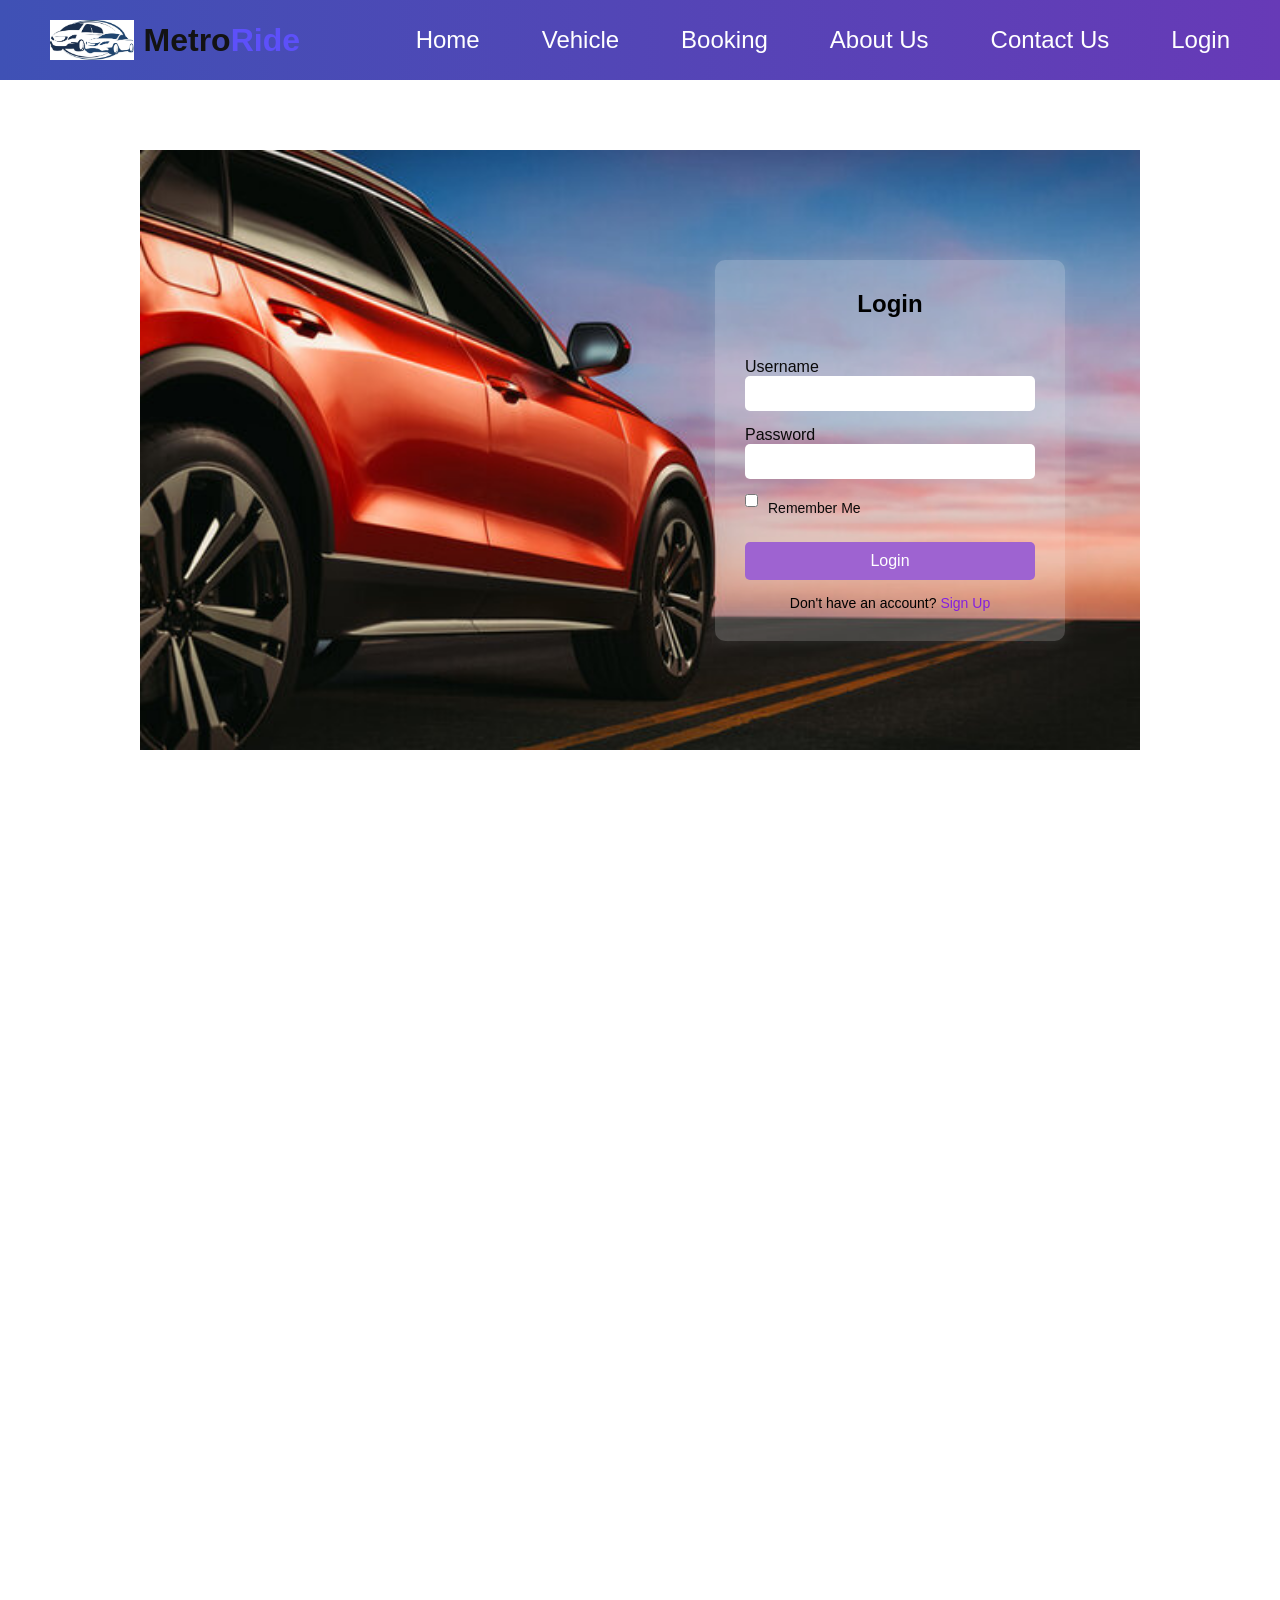
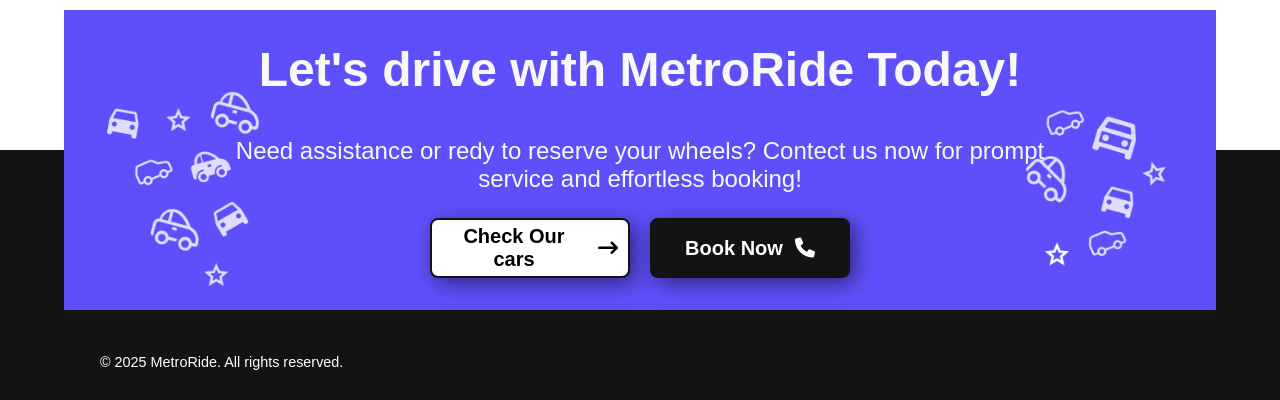
<file: code/login.html>
<!DOCTYPE html>
<html lang="en">

<head>
    <link rel="stylesheet" href="https://cdnjs.cloudflare.com/ajax/libs/font-awesome/6.0.0/css/all.min.css">
  <meta charset="UTF-8" />
  <meta name="viewport" content="width=device-width, initial-scale=1.0" />

  <!--link to css-->
  <link rel="stylesheet" href="login.css">
  <!--link to js-->
  <script src="main.js"></script>
  <title>MetroRide</title>
</head>

<body>
  <nav>
    <div class="logo">
      <img src="homepage-img/logo.png.jpg" alt="img">

      <a href="index.html" class="brand">
        <h1>Metro<b class="accent">Ride</b></h1>
      </a>
    </div>
    <div class="menu">
      <div class="btn">
        <i class="fas fa-times close-btn"></i>
      </div>
      <a href="index.html">Home</a>
      <a href="vehicle.html">Vehicle</a>
      <a href="book.html">Booking</a>

      <a href="about.html">About Us</a>

      <a href="contact.html">Contact Us</a>
      <a href="login.html">Login</a>
    </div>


    <div class="btn">
      <i class="fas fa-bars menu-btn"></i>
    </div>
  </nav>
  <div class="container">

    <div class="form">
      <h2>Login</h2>
      <form id="loginForm" action="login.php" method="POST">

        <div class="input-box">
          <span class="icon">
            <ion-icon name="mail-outline"></ion-icon>
          </span>
          <label for="username">Username</label>
          <input type="text" id="username" name="username" required />
        </div>

        <div class="input-box">
          <span class="icon">
            <ion-icon name="lock-closed-outline"></ion-icon>
          </span>
          <label for="password">Password</label>
          <input type="password" id="password" name="password" required />
        </div>

        <div class="remember">
          <input type="checkbox" id="remember" name="remember" />
          <label for="remember">Remember Me</label>
        </div>

        <button type="submit">Login</button>
        
      </form>
      <script>
    document.getElementById("loginForm").addEventListener("submit", function (e) {
      e.preventDefault(); // Prevent form from submitting

      const username = document.getElementById("username").value;
      const password = document.getElementById("password").value;

      // Hardcoded check
      if (username === "admin" && password === "1234") {
        alert("Login successful!");
        window.location.href = "index.html"; // Change to your page
      } else {
        alert("Incorrect username or password.");
      }
    });
  </script>


      <div class="link">
        <p>Don't have an account? <a href="signup.html">Sign Up</a></p>
      </div>
    </div>
  </div>


  <!--footer-->

  <footer class="footer">

    <div class="callout">

      <h2>Let's drive with Metro<b class="black">Ride</b> Today!</h2>
      <p class="callout-description">
        Need assistance or redy to reserve your wheels? Contect us now for
        prompt service and effortless booking!
      </p>
      <div class="callout-buttons">
        <button class="btn-2 btn-callout" onclick="window.location.href='vehicle.html'">
          <p>Check Our cars</p>
          <i class="fa-solid fa-arrow-right-long"></i>
        </button>

        <button class="btn-2 btn-callout btn-callout-black" onclick="window.location.href='book.html'">
          <p>Book Now</p>
          <i class="fa-solid fa-phone"></i>
        </button>
      </div>
    </div>

    <div class="footer-bottom">

      <a href="" class="footer-brand">Metro<b class="accent">Ride</b></a>
      <div class="footer-links">
        <a href="index.html">Home</a>
        <a href="vehicle.html">Vehicle</a>
        <a href="book.html">Booking</a>

        <a href="about.html">About Us</a>

        <a href="contact.html">Contact Us</a>
        <a href="login.html">Login</a>
      </div>
      <div class="footer-contact">
        <p>Email: support@metroride.com</p>
        <p>Phone: +94 77 123 4567</p>
      </div>

      <div class="footer-socials">
        <a href="#"><img src="homepage-img/footer-social.webp" alt="Facebook"></a>

      </div>
      <div class="footer-copy">
        <p>&copy; 2025 MetroRide. All rights reserved.</p>
      </div>
    </div>
  </footer>
  <!--footer end-->
</body>

</html>
</file>
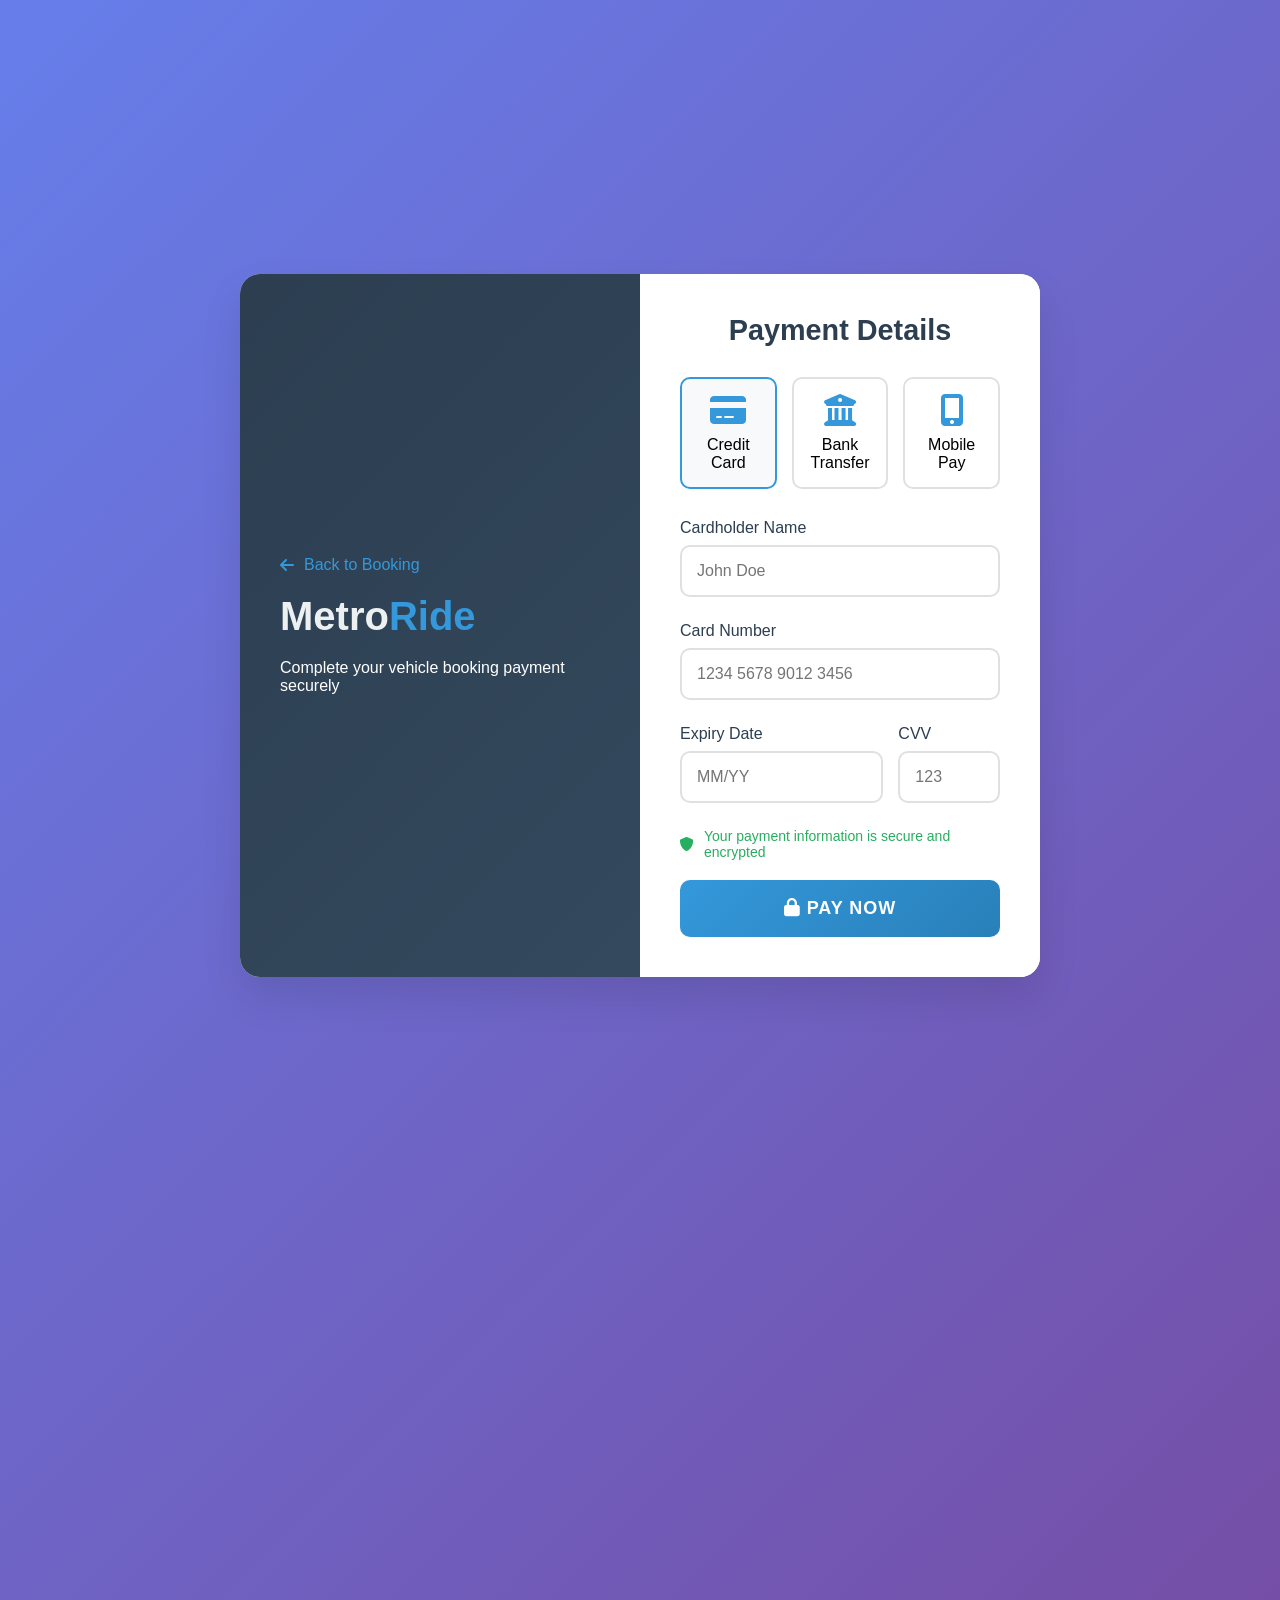
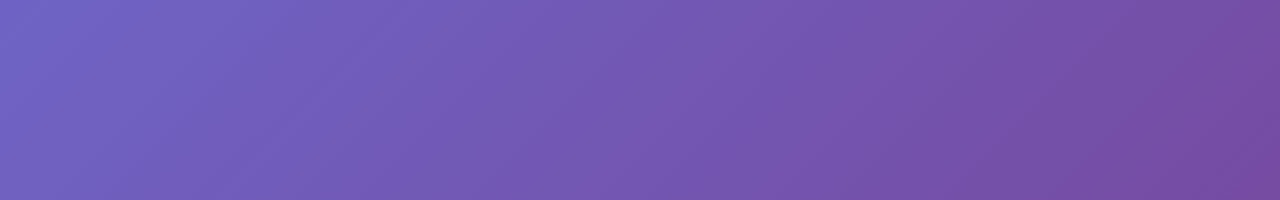
<file: code/payement.html>
<!DOCTYPE html>
<html lang="en">
<head>
    <meta charset="UTF-8">
    <meta name="viewport" content="width=device-width, initial-scale=1.0">
    <title>Payment - MetroRide</title>
    <link rel="stylesheet" href="https://cdnjs.cloudflare.com/ajax/libs/font-awesome/6.0.0/css/all.min.css">
    <style>
        * {
            margin: 0;
            padding: 0;
            box-sizing: border-box;
        }

        :root {
            --accent: #5d50fa;
            --black: #131313;
        }
        

        body {
            font-family: 'Arial', sans-serif;
            background: linear-gradient(135deg, #667eea 0%, #764ba2 100%);
            min-height: 200vh;
            display: flex;
            align-items: center;
            justify-content: center;
            padding: 20px;
        }

        .payment-container {
            margin-bottom: 550px;
            background: white;
            border-radius: 20px;
            box-shadow: 0 20px 40px rgba(0, 0, 0, 0.1);
            overflow: hidden;
            max-width: 800px;
            width: 100%;
            display: grid;
            grid-template-columns: 1fr 1fr;
            min-height: 200px;
        }

        .payment-info {
            background: linear-gradient(135deg, #2c3e50 0%, #34495e 100%);
            color: white;
            padding: 40px;
            display: flex;
            flex-direction: column;
            justify-content: center;
        }

        .payment-info h2 {
            font-size: 2.5em;
            margin-bottom: 20px;
            color: #ecf0f1;
        }

        .accent {
            color: #3498db;
        }

        .booking-summary {
            background: rgba(255, 255, 255, 0.1);
            border-radius: 15px;
            padding: 25px;
            margin: 20px 0;
            backdrop-filter: blur(10px);
        }

        .summary-item {
            display: flex;
            justify-content: space-between;
            margin: 15px 0;
            padding: 10px 0;
            border-bottom: 1px solid rgba(255, 255, 255, 0.2);
        }

        .summary-item:last-child {
            border-bottom: none;
            font-weight: bold;
            font-size: 1.2em;
            color: #3498db;
        }

        .payment-form {
            padding: 40px;
            background: white;
        }

        .payment-form h3 {
            color: #2c3e50;
            margin-bottom: 30px;
            font-size: 1.8em;
            text-align: center;
        }

        .payment-methods {
            display: flex;
            gap: 15px;
            margin-bottom: 30px;
        }

        .payment-method {
            flex: 1;
            padding: 15px;
            border: 2px solid #e0e0e0;
            border-radius: 10px;
            text-align: center;
            cursor: pointer;
            transition: all 0.3s ease;
            background: white;
        }

        .payment-method:hover {
            border-color: #3498db;
            transform: translateY(-2px);
            box-shadow: 0 5px 15px rgba(52, 152, 219, 0.3);
        }

        .payment-method.active {
            border-color: #3498db;
            background: #f8f9fa;
        }

        .payment-method i {
            font-size: 2em;
            color: #3498db;
            margin-bottom: 10px;
        }

        .form-group {
            margin-bottom: 25px;
        }

        .form-group label {
            display: block;
            margin-bottom: 8px;
            color: #2c3e50;
            font-weight: 500;
        }

        .form-group input, .form-group select {
            width: 100%;
            padding: 15px;
            border: 2px solid #e0e0e0;
            border-radius: 10px;
            font-size: 16px;
            transition: all 0.3s ease;
            background: white;
        }

        .form-group input:focus, .form-group select:focus {
            outline: none;
            border-color: #3498db;
            box-shadow: 0 0 10px rgba(52, 152, 219, 0.3);
        }

        .form-row {
            display: grid;
            grid-template-columns: 2fr 1fr;
            gap: 15px;
        }

        .security-info {
            display: flex;
            align-items: center;
            gap: 10px;
            color: #27ae60;
            font-size: 14px;
            margin-bottom: 20px;
        }

        .pay-button {
            width: 100%;
            padding: 18px;
            background: linear-gradient(135deg, #3498db 0%, #2980b9 100%);
            color: white;
            border: none;
            border-radius: 10px;
            font-size: 18px;
            font-weight: bold;
            cursor: pointer;
            transition: all 0.3s ease;
            text-transform: uppercase;
            letter-spacing: 1px;
        }

        .pay-button:hover {
            transform: translateY(-2px);
            box-shadow: 0 10px 25px rgba(52, 152, 219, 0.4);
        }

        .pay-button:active {
            transform: translateY(0);
        }

        .back-link {
            display: inline-flex;
            align-items: center;
            gap: 10px;
            color: #3498db;
            text-decoration: none;
            margin-bottom: 20px;
            font-weight: 500;
            transition: all 0.3s ease;
        }

        .back-link:hover {
            color: #2980b9;
            transform: translateX(-5px);
        }

        @media (max-width: 768px) {
            .payment-container {
                grid-template-columns: 1fr;
                max-width: 500px;
            }

            .payment-info {
                order: 2;
                padding: 30px;
            }

            .payment-form {
                order: 1;
                padding: 30px;
            }

            .form-row {
                grid-template-columns: 1fr;
            }

            .payment-methods {
                flex-direction: column;
            }
        }

        .loading {
            display: none;
            text-align: center;
            padding: 20px;
        }

        .loading.show {
            display: block;
        }

        .spinner {
            border: 4px solid #f3f3f3;
            border-top: 4px solid #3498db;
            border-radius: 50%;
            width: 40px;
            height: 40px;
            animation: spin 1s linear infinite;
            margin: 0 auto 15px;
        }

        @keyframes spin {
            0% { transform: rotate(0deg); }
            100% { transform: rotate(360deg); }
        }

        .success-message {
            display: none;
            text-align: center;
            padding: 40px;
            color: #27ae60;
        }

        .success-message.show {
            display: block;
        }

        .success-message i {
            font-size: 4em;
            margin-bottom: 20px;
        }


        /* Footer */
footer {
  display: flex;
  flex-direction: column;
  align-items: center;
  position: relative;
  margin-top: 1000px;
}

.callout {
  background-image: url("homepage-img/footer-img.png");
  background-size: cover;
  position: absolute;
  top: -200px;
  margin: 60px 50px;
  height: 300px;
  width: 90%;
  display: flex;
  flex-direction: column;
  align-items: center;
  justify-content: center;
  color: rgb(249, 247, 247);
  text-align: center;
}

.callout h2 {
  font-size: 48px;
}

.callout-description {
  font-size: 24px;
  width: 886px;
}

.callout-buttons {
  display: flex;
  gap: 20px;
  margin-top: 25px;
}

.btn-callout {
  width: 200px;
  height: 60px;
  display: flex;
  gap: 12px;
  align-items: center;
  justify-content: center;
  font-size: 20px;
  font-weight: 700;
  background-color: white;
  color: black;
  border-radius: 8px;
  cursor: pointer;
}

.btn-callout:hover {
  background-color: var(--black);
  color: white;
  gap: 8px;
}

.btn-callout-black {
  background-color: var(--black);
  color: white;
}

.btn-callout-black:hover {
  background-color: white;
  color: var(--black);
}

.footer-bottom {
  width: 100%;
  height: 250px;
  background-color: var(--black);
  display: flex;
  flex-wrap: wrap;
  align-items: flex-end;
  justify-content: space-between;
  padding: 30px 100px;
}

.footer-links a {
  color: #ccc;
  margin: 0 10px;
  text-decoration: none;
}

.footer-links a:hover {
  color: #fff;
}

.footer-contact p {
  margin: 5px 0;
  color: white;
}

.footer-socials img {
  width: 24px;
  margin: 0 8px;
}

.footer-copy {
  color: white;
  font-size: 0.9rem;
  margin-top: 20px;
}

.footer-brand {
  font-size: 40px;
  text-decoration: none;
  color: white;
  font-weight: bold;
  transition: all ease-out 0.3s;
}

.footer-brand:hover {
  opacity: 0.6;
}

/* Responsive Navigation */
@media (max-width: 768px) {
  .menu {
    display: none;
  }

  .btn {
    display: block;
  }

  .container {
    flex-direction: column;
    width: 90%;
    margin-left: 0;
  }

  .form {
    margin: 0 auto;
  }

  .callout-description {
    width: 90%;
  }

  .footer-bottom {
    flex-direction: column;
    align-items: center;
    gap: 20px;
  }
}

    </style>
</head>
<body>


    <div class="payment-container">
        <div class="payment-info">
            <a href="vehiclebook.html" class="back-link">
                <i class="fas fa-arrow-left"></i>
                Back to Booking
            </a>
            
            <h2>Metro<span class="accent">Ride</span></h2>
            <p>Complete your vehicle booking payment securely</p>
            
            <!-- <div class="booking-summary">
                <h4>Booking Summary</h4>
                <div class="summary-item">
                    <span>Vehicle Type:</span>
                    <span>Premium Car</span>
                </div>
                <div class="summary-item">
                    <span>Duration:</span>
                    <span>3 Days</span>
                </div>
                <div class="summary-item">
                    <span>Driver Service:</span>
                    <span>With Driver</span>
                </div>
                <div class="summary-item">
                    <span>Subtotal:</span>
                    <span>Rs. 30,000</span>
                </div>
                <div class="summary-item">
                    <span>Service Charge:</span>
                    <span>Rs. 2,000</span>
                </div>
                <div class="summary-item">
                    <span>Total Amount:</span>
                    <span>Rs. 32,000</span>
                </div>
            </div> -->
        </div>

        <div class="payment-form">
            <h3>Payment Details</h3>
            
            <div class="payment-methods">
                <div class="payment-method active" data-method="card">
                    <i class="fas fa-credit-card"></i>
                    <div>Credit Card</div>
                </div>
                <div class="payment-method" data-method="bank">
                    <i class="fas fa-university"></i>
                    <div>Bank Transfer</div>
                </div>
                <div class="payment-method" data-method="mobile">
                    <i class="fas fa-mobile-alt"></i>
                    <div>Mobile Pay</div>
                </div>
            </div>

            <form id="paymentForm">
                <div id="cardForm">
                    <div class="form-group">
                        <label for="cardName">Cardholder Name</label>
                        <input type="text" id="cardName" placeholder="John Doe" required>
                    </div>
                    
                    <div class="form-group">
                        <label for="cardNumber">Card Number</label>
                        <input type="text" id="cardNumber" placeholder="1234 5678 9012 3456" maxlength="19" required>
                    </div>
                    
                    <div class="form-row">
                        <div class="form-group">
                            <label for="expiry">Expiry Date</label>
                            <input type="text" id="expiry" placeholder="MM/YY" maxlength="5" required>
                        </div>
                        <div class="form-group">
                            <label for="cvv">CVV</label>
                            <input type="text" id="cvv" placeholder="123" maxlength="3" required>
                        </div>
                    </div>
                </div>

                <div id="bankForm" style="display:none;">
                    <div class="form-group">
                        <label for="bankName">Select Bank</label>
                        <select id="bankName" required>
                            <option value="">Choose your bank</option>
                            <option value="commercial">Commercial Bank</option>
                            <option value="peoples">Peoples Bank</option>
                            <option value="sampath">Sampath Bank</option>
                            <option value="hnb">HNB Bank</option>
                        </select>
                    </div>
                    <div class="form-group">
                        <label for="accountNumber">Account Number</label>
                        <input type="text" id="accountNumber" placeholder="Enter account number" required>
                    </div>
                </div>

                <div id="mobileForm" style="display:none;">
                    <div class="form-group">
                        <label for="mobileProvider">Mobile Payment Provider</label>
                        <select id="mobileProvider" required>
                            <option value="">Choose provider</option>
                            <option value="dialog">Dialog eZ Cash</option>
                            <option value="mobitel">Mobitel mCash</option>
                            <option value="airtel">Airtel Money</option>
                        </select>
                    </div>
                    <div class="form-group">
                        <label for="mobileNumber">Mobile Number</label>
                        <input type="tel" id="mobileNumber" placeholder="077 123 4567" required>
                    </div>
                </div>

                <div class="security-info">
                    <i class="fas fa-shield-alt"></i>
                    <span>Your payment information is secure and encrypted</span>
                </div>

                <button type="submit" class="pay-button">
                    <i class="fas fa-lock"></i>
                    Pay Now
                </button>
            </form>

            <div class="loading" id="loading">
                <div class="spinner"></div>
                <p>Processing your payment...</p>
            </div>

            <div class="success-message" id="successMessage">
                <i class="fas fa-check-circle"></i>
                <h3>Payment Successful!</h3>
                <p>Your booking has been confirmed. You will receive a confirmation email shortly.</p>
                <button class="pay-button" onclick="window.location.href='index.html'" style="margin-top: 20px;">
                    Return to Home
                </button>
            </div>
        </div>
    </div>

    <script>
        // Payment method selection
        document.querySelectorAll('.payment-method').forEach(method => {
            method.addEventListener('click', function() {
                // Remove active class from all methods
                document.querySelectorAll('.payment-method').forEach(m => m.classList.remove('active'));
                
                // Add active class to clicked method
                this.classList.add('active');
                
                // Hide all forms
                document.getElementById('cardForm').style.display = 'none';
                document.getElementById('bankForm').style.display = 'none';
                document.getElementById('mobileForm').style.display = 'none';
                
                // Show selected form
                const selectedMethod = this.getAttribute('data-method');
                if (selectedMethod === 'card') {
                    document.getElementById('cardForm').style.display = 'block';
                } else if (selectedMethod === 'bank') {
                    document.getElementById('bankForm').style.display = 'block';
                } else if (selectedMethod === 'mobile') {
                    document.getElementById('mobileForm').style.display = 'block';
                }
            });
        });

        // Card number formatting
        document.getElementById('cardNumber').addEventListener('input', function(e) {
            let value = e.target.value.replace(//s/g, '');
            let formattedValue = value.replace(/(.{4})/g, '$1 ').trim();
            if (formattedValue.length > 19) {
                formattedValue = formattedValue.substring(0, 19);
            }
            e.target.value = formattedValue;
        });

        // Expiry date formatting
        document.getElementById('expiry').addEventListener('input', function(e) {
            let value = e.target.value.replace(//D/g, '');
            if (value.length >= 2) {
                value = value.substring(0, 2) + '/' + value.substring(2, 4);
            }
            e.target.value = value;
        });

        // CVV validation
        document.getElementById('cvv').addEventListener('input', function(e) {
            e.target.value = e.target.value.replace(//D/g, '');
        });

        // Form submission
        document.getElementById('paymentForm').addEventListener('submit', function(e) {
            e.preventDefault();
            
            // Hide form and show loading
            document.querySelector('.payment-form form').style.display = 'none';
            document.getElementById('loading').classList.add('show');
            
            // Simulate payment processing
            setTimeout(() => {
                document.getElementById('loading').classList.remove('show');
                document.getElementById('successMessage').classList.add('show');
            }, 3000);
        });

        // Mobile number formatting
        document.getElementById('mobileNumber').addEventListener('input', function(e) {
            let value = e.target.value.replace(//D/g, '');
            if (value.length > 3 && value.length <= 6) {
                value = value.substring(0, 3) + ' ' + value.substring(3);
            } else if (value.length > 6) {
                value = value.substring(0, 3) + ' ' + value.substring(3, 6) + ' ' + value.substring(6, 10);
            }
            e.target.value = value;
        });
    </script>
     <!--footer
  <footer class="footer">
    <div class="callout">
      <h2>Let's drive with Metro<b class="black">Ride</b> Today!</h2>
      <p class="callout-description">
        Need assistance or ready to reserve your wheels? Contact us now for
        prompt service and effortless booking!
      </p>
      <div class="callout-buttons">
        <button class="btn-2 btn-callout" onclick="window.location.href='vehicle.html'">
          <p>Check Our cars</p>
          <i class="fa-solid fa-arrow-right-long"></i>
        </button>

        <button class="btn-2 btn-callout btn-callout-black" onclick="window.location.href='book.html'">
          <p>Book Now</p>
          <i class="fa-solid fa-phone"></i>
        </button>
      </div>
    </div>

    <div class="footer-bottom">
      <a href="" class="footer-brand">Metro<b class="accent">Ride</b></a>
      <div class="footer-links">
        <a href="index.html">Home</a>
        <a href="vehicle.html">Vehicle</a>
        <a href="book.html">Booking</a>
        <a href="about.html">About Us</a>
        <a href="contact.html">Contact Us</a>
        <a href="login.html">Login</a>
      </div>
      <div class="footer-contact">
        <p>Email: support@metroride.com</p>
        <p>Phone: +94 77 123 4567</p>
      </div>

      <div class="footer-socials">
        <a href="#"><img src="homepage-img/footer-social.webp" alt="Facebook"></a>
      </div>
      <div class="footer-copy">
        <p>&copy; 2025 MetroRide. All rights reserved.</p>
      </div>
    </div>
  </footer>
  <!--footer end-->
</body>
</html>
</file>
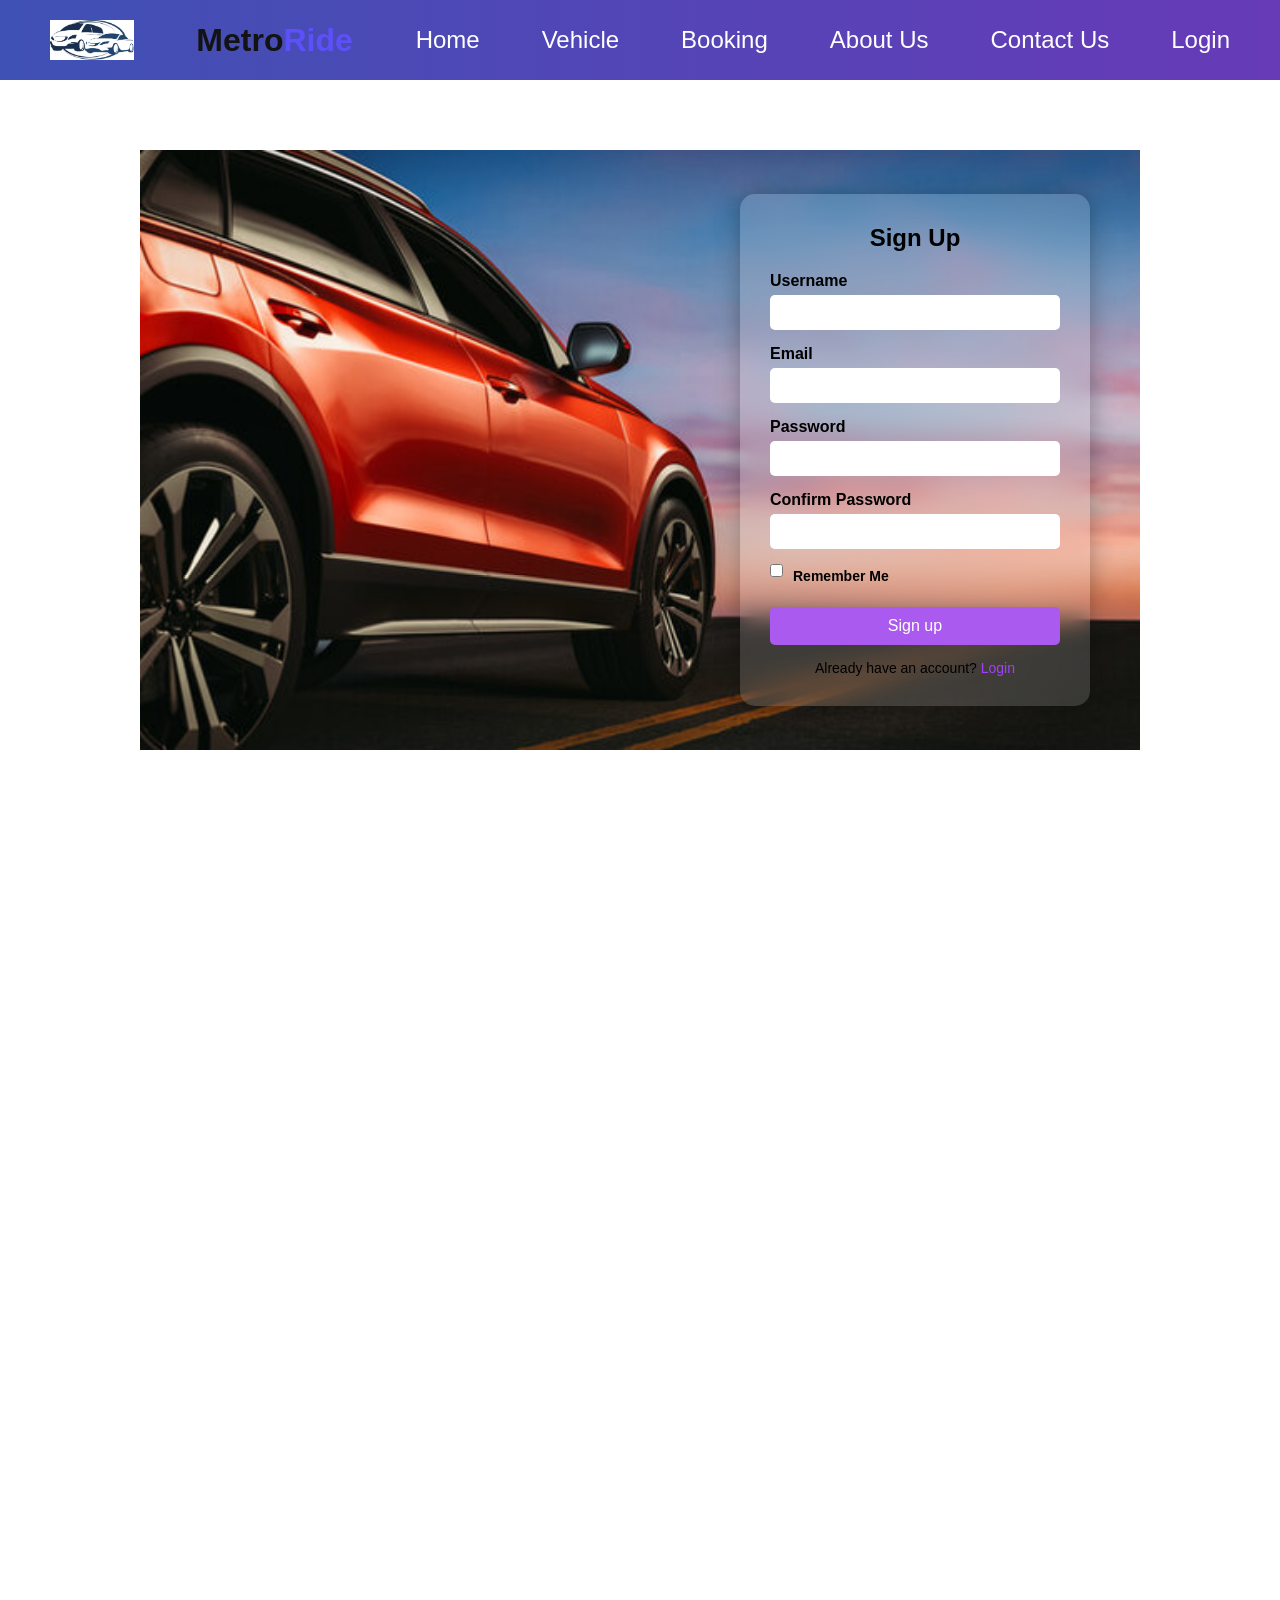
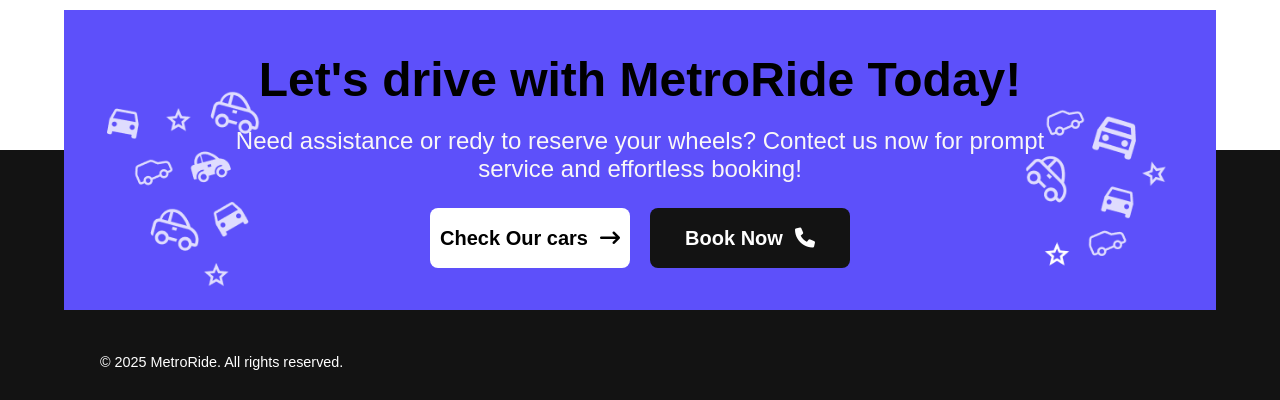
<file: code/signup.html>
<!DOCTYPE html>
<html lang="en">

<head>
    <link rel="stylesheet" href="https://cdnjs.cloudflare.com/ajax/libs/font-awesome/6.0.0/css/all.min.css">
  <meta charset="UTF-8" />
  <meta name="viewport" content="width=device-width, initial-scale=1.0" />

  <!--link to css-->
  <link rel="stylesheet" href="signup.css">
  <!--link to js-->
  <script src="main.js"></script>
  <title>MetroRide</title>
</head>

<body>
  <nav>
    <div class="logo">
      <img src="homepage-img/logo.png.jpg" alt="img">
    </div>
    <a href="index.html" class="brand">
      <h1>Metro<b class="accent">Ride</b></h1>
    </a>
    <div class="menu">
      <div class="btn">
        <i class="fas fa-times close-btn"></i>
      </div>
      <a href="index.html">Home</a>
      <a href="vehicle.html">Vehicle</a>
      <a href="book.html">Booking</a>

      <a href="about.html">About Us</a>

      <a href="contact.html">Contact Us</a>
      <a href="login.html">Login</a>
    </div>


    <div class="btn">
      <i class="fas fa-bars menu-btn"></i>
    </div>
  </nav>
  <div class="container">
    <form action="signup.php" method="POST" class="form-box">
      <h2>Sign Up</h2>

      <label for="username">Username</label>
      <input type="text" id="username" name="username" required />

      <label for="email">Email</label>
      <input type="email" id="email" name="email" required />

      <label for="password">Password</label>
      <input type="password" id="password" name="password" required />

      <label for="confirm_password">Confirm Password</label>
      <input type="password" id="confirm_password" name="confirm_password" required />

      <div class="remember">
        <input type="checkbox" id="remember" />
        <label for="remember">Remember Me</label>
      </div>

      <button type="button" onclick="showBookingAlert()">Sign up</button>

<script>
  function showBookingAlert() {
    alert("Success.");
    window.location.href = "index.html"; // Change to your actual home page file
  }
</script>



      <div class="link">
        <p>Already have an account? <a href="login.html">Login</a></p>
      </div>
    </form>
  </div>
  

  <!--footer-->

  <footer class="footer">

    <div class="callout">

      <h2>Let's drive with Metro<b class="black">Ride</b> Today!</h2>
      <p class="callout-description">
        Need assistance or redy to reserve your wheels? Contect us now for
        prompt service and effortless booking!
      </p>
      <div class="callout-buttons">
        <button class="btn-2 btn-callout" onclick="window.location.href='vehicle.html'">
          <p>Check Our cars</p>
          <i class="fa-solid fa-arrow-right-long"></i>
        </button>

        <button class="btn-2 btn-callout btn-callout-black" onclick="window.location.href='book.html'">
          <p>Book Now</p>
          <i class="fa-solid fa-phone"></i>
        </button>
      </div>
    </div>

    <div class="footer-bottom">

      <a href="" class="footer-brand">Metro<b class="accent">Ride</b></a>
      <div class="footer-links">
        <a href="index.html">Home</a>
        <a href="vehicle.html">Vehicle</a>
        <a href="book.html">Booking</a>

        <a href="about.html">About Us</a>

        <a href="contact.html">Contact Us</a>
        <a href="login.html">Login</a>
      </div>
      <div class="footer-contact">
        <p>Email: support@metroride.com</p>
        <p>Phone: +94 77 123 4567</p>
      </div>

      <div class="footer-socials">
        <a href="#"><img src="homepage-img/footer-social.webp" alt="Facebook"></a>

      </div>
      <div class="footer-copy">
        <p>&copy; 2025 MetroRide. All rights reserved.</p>
      </div>
    </div>
  </footer>
  <!--footer end-->
</body>

</html>
</file>
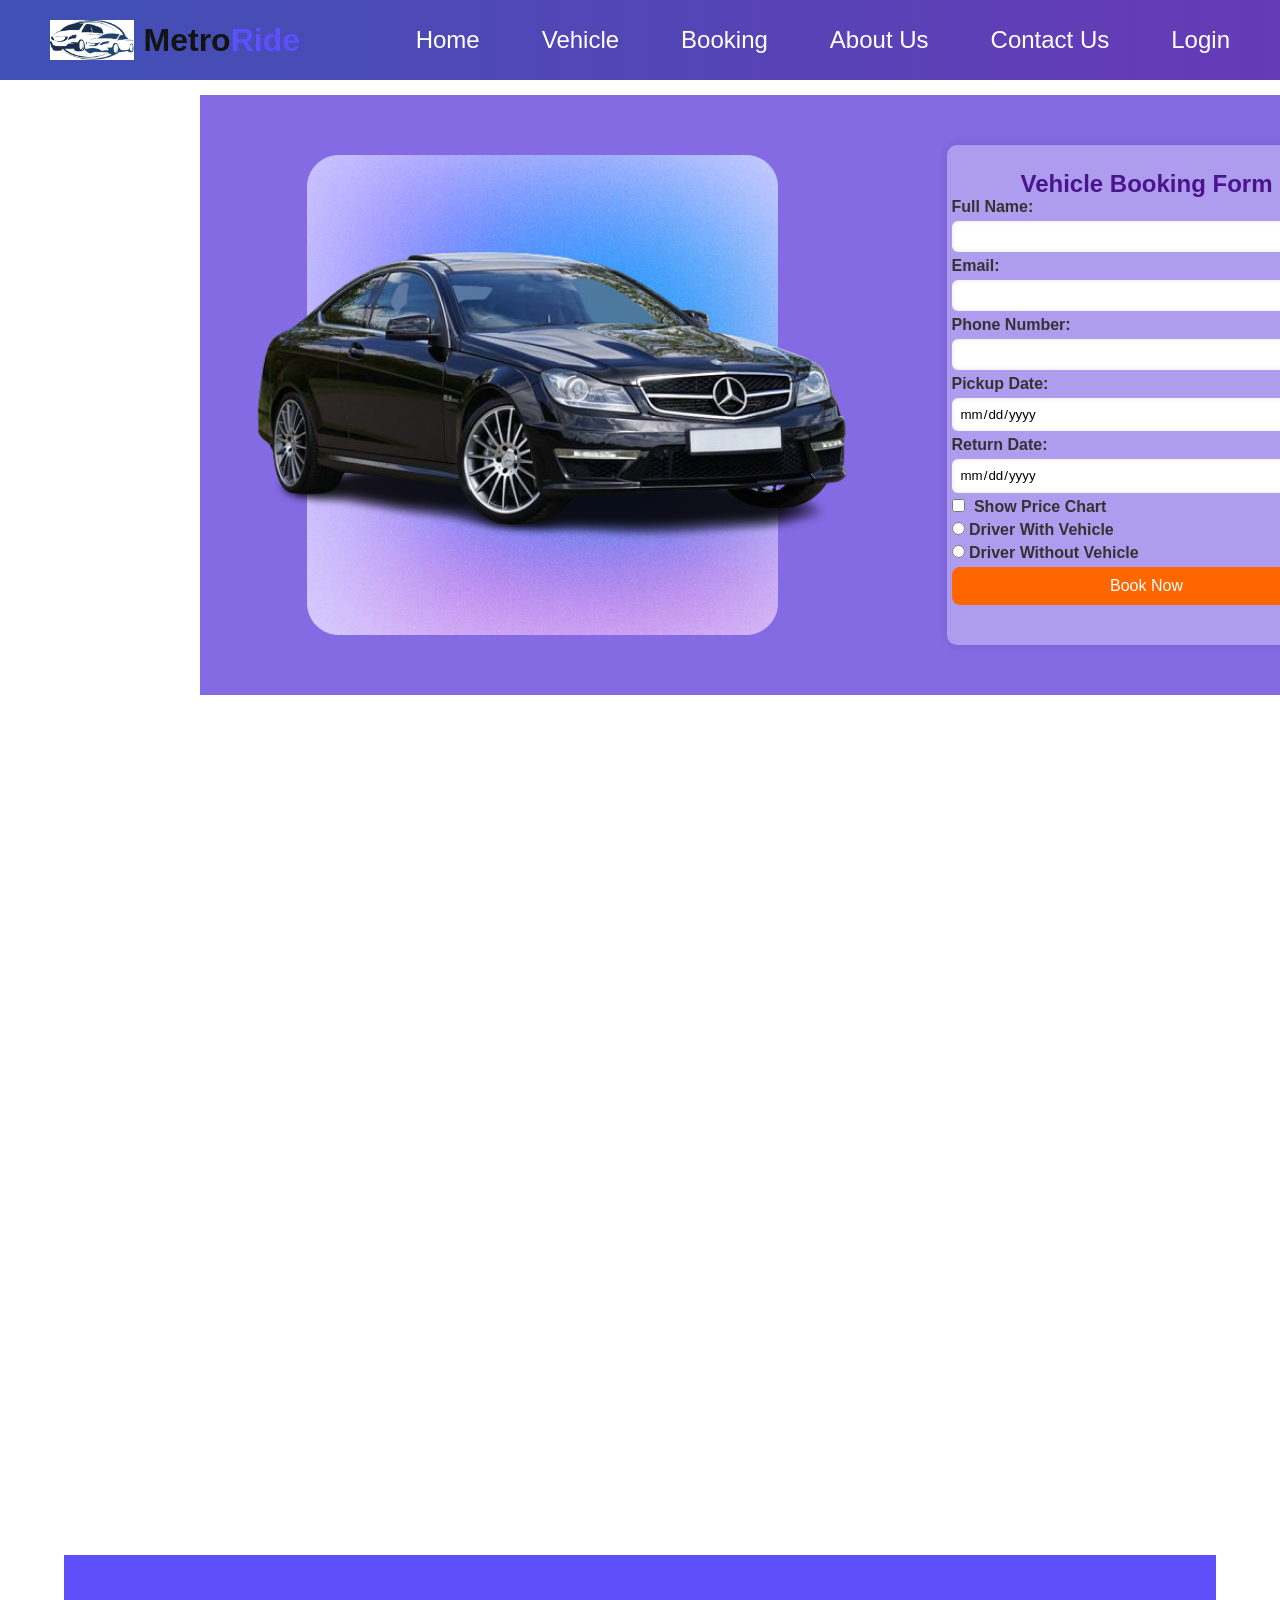
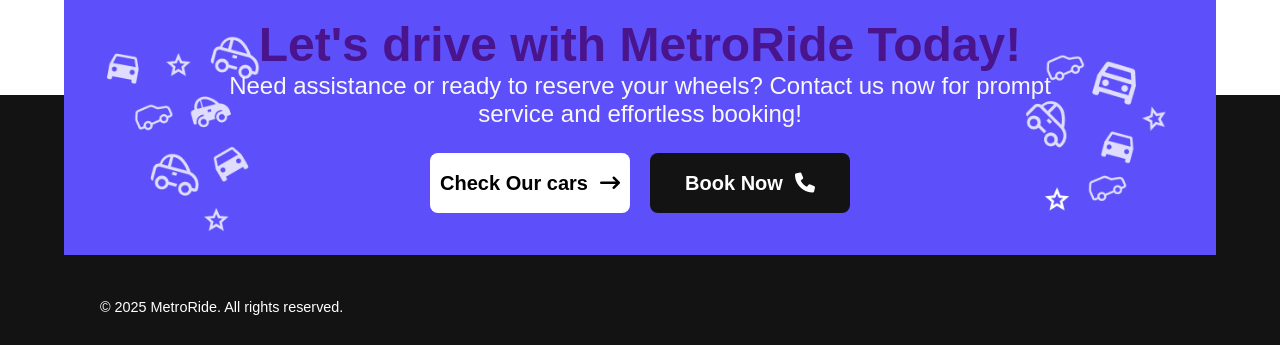
<file: code/vehiclebook.html>
<html>

<head>
    <link rel="stylesheet" href="https://cdnjs.cloudflare.com/ajax/libs/font-awesome/6.0.0/css/all.min.css">
  <meta charset="UTF-8">
  <!--use for resoponsiveness-->
  <meta name="viewport" content="width=device-width, initial-scale=1.0">
  <!--link to css-->
  <link rel="stylesheet" href="vehiclebook.css">
  <!--link to js-->
  <script src="main.js"></script>
  <title>MetroRide</title>
</head>

<body>
  <!--navbar-->
  <nav>
    <div class="logo">
      <img src="homepage-img/logo.png.jpg" alt="img">

      <a href="index.html" class="brand">
        <h1>Metro<b class="accent">Ride</b></h1>
      </a>
    </div>
    <div class="menu">
      <div class="btn">
        <i class="fas fa-times close-btn"></i>
      </div>
      <a href="index.html">Home</a>
      <a href="vehicle.html">Vehicle</a>
      <a href="book.html">Booking</a>

      <a href="about.html">About Us</a>

      <a href="contact.html">Contact Us</a>
      <a href="login.html">Login</a>
    </div>

    <div class="btn">
      <i class="fas fa-bars menu-btn"></i>
    </div>
  </nav>

  <div class="booking-container">
    <div class="book-img">
      <img src="book_img.png">
    </div>
  
    <form id="bookingForm" onsubmit="submitBooking(event)">
      <h2>Vehicle Booking Form</h2>
      <div class="form-section">
        <label>Full Name:</label>
        <input type="text" id="fullName" required>
      </div>

      <div class="form-section">
        <label>Email:</label>
        <input type="email" id="email" required>
      </div>

      <div class="form-section">
        <label>Phone Number:</label>
        <input type="tel" id="phone" required>
      </div>

      <div class="form-section">
        <label>Pickup Date:</label>
        <input type="date" id="pickupDate" required>
      </div>

      <div class="form-section">
        <label>Return Date:</label>
        <input type="date" id="returnDate" required>
      </div>

      <div class="form-section">
        <label>
          <input type="checkbox" id="priceChartToggle" onclick="togglePriceChart()"> Show Price Chart
        </label>
      </div>

      <div id="priceSection" class="price-section" style="display: none;">
        <label for="priceType">Select Price Type:</label>
        <select id="priceType" onchange="updatePrice()">
          <option value="day">Per Day</option>
          <option value="hour">Per Hour</option>
        </select>

        <div id="priceValue">Price: Rs. 10,000 per day</div>
      </div>

      <div class="form-section">
        <div class="form-section">
          <label><input type="radio" name="driver" value="with" required> Driver With Vehicle</label>
          <label><input type="radio" name="driver" value="without"> Driver Without Vehicle</label>
        </div>
      </div>

      <button type="submit">Book Now</button>
    </form>
  </div>

  <script>
    function togglePriceChart() {
      const priceSection = document.getElementById('priceSection');
      const checkbox = document.getElementById('priceChartToggle');
      priceSection.style.display = checkbox.checked ? 'block' : 'none';
    }

    function updatePrice() {
      const type = document.getElementById('priceType').value;
      const priceValue = document.getElementById('priceValue');

      if (type === 'day') {
        priceValue.innerText = 'Price: Rs. 10,000 per day';
      } else if (type === 'hour') {
        priceValue.innerText = 'Price: Rs. 2,000 per hour';
      }
    }

    function submitBooking(e) {
      e.preventDefault();
      
      // Validate form fields
      const fullName = document.getElementById('fullName').value;
      const email = document.getElementById('email').value;
      const phone = document.getElementById('phone').value;
      const pickupDate = document.getElementById('pickupDate').value;
      const returnDate = document.getElementById('returnDate').value;
      const driverOption = document.querySelector('input[name="driver"]:checked');

      if (!fullName || !email || !phone || !pickupDate || !returnDate || !driverOption) {
        alert("Please fill in all required fields!");
        return;
      }

      // Check if pickup date is not in the past
      const today = new Date().toISOString().split('T')[0];
      if (pickupDate < today) {
        alert("Pickup date cannot be in the past!");
        return;
      }

      // Check if return date is after pickup date
      if (returnDate <= pickupDate) {
        alert("Return date must be after pickup date!");
        return;
      }

      // If all validations pass, redirect to payment page
      alert("Form validated successfully! Redirecting to payment...");
      window.location.href = "payement.html";
    }
  </script>

  <!--footer-->
  <footer class="footer">
    <div class="callout">
      <h2>Let's drive with Metro<b class="black">Ride</b> Today!</h2>
      <p class="callout-description">
        Need assistance or ready to reserve your wheels? Contact us now for
        prompt service and effortless booking!
      </p>
      <div class="callout-buttons">
        <button class="btn-2 btn-callout" onclick="window.location.href='vehicle.html'">
          <p>Check Our cars</p>
          <i class="fa-solid fa-arrow-right-long"></i>
        </button>

        <button class="btn-2 btn-callout btn-callout-black" onclick="window.location.href='book.html'">
          <p>Book Now</p>
          <i class="fa-solid fa-phone"></i>
        </button>
      </div>
    </div>

    <div class="footer-bottom">
      <a href="" class="footer-brand">Metro<b class="accent">Ride</b></a>
      <div class="footer-links">
        <a href="index.html">Home</a>
        <a href="vehicle.html">Vehicle</a>
        <a href="book.html">Booking</a>
        <a href="about.html">About Us</a>
        <a href="contact.html">Contact Us</a>
        <a href="login.html">Login</a>
      </div>
      <div class="footer-contact">
        <p>Email: support@metroride.com</p>
        <p>Phone: +94 77 123 4567</p>
      </div>

      <div class="footer-socials">
        <a href="#"><img src="homepage-img/footer-social.webp" alt="Facebook"></a>
      </div>
      <div class="footer-copy">
        <p>&copy; 2025 MetroRide. All rights reserved.</p>
      </div>
    </div>
  </footer>
  <!--footer end-->

</body>

</html>
</file>
<file: code/style.css>
/*for fonts*/
@import url('https://fonts.googleapis.com/css2?family=Poppins:ital,wght@0,100..900;1,100..900&display=swap');

*{
    margin: 0;
    padding: 0;
    box-sizing: border-box;
    font-family: "poppins",sans-serif;
}

:root{
    --accent:#5d50fa;
    --black:#131313;
    --gray:#f9f9f9;
    --blue-gray:#a0a0d1;
}

html{
    scroll-behavior: smooth; 
    
}

body{
    min-height:100vh;
}

section{
    min-width: 100%;
    min-height: 150vh;
    color: var(--black);
}

/*navbar*/
nav{
    z-index:999;
    position:fixed;
    top:0;
    left:0;
    width:100%;
    display:flex;
    justify-content: space-between;
    align-items:center;
    color:var(--black);
    background: linear-gradient(to right, #3F51B5, #673AB7);

    padding:30px 50px;
    transition: all 0.1s ease-out;
    filter: drop-shadow(5px 5px 10px transparent);
    height: 80px;
}


/*navbar sticky*/
nav.sticky{
    background-color: #ffffff;
    filter:drop-shadow(5px 5px 10px rgba(194,184,255,0.5));
}

/*navbar brand*/
.brand{
    text-decoration: none;
    transition: all ease-in-out 0.3s;
    color: var(--black);
}
.brand h1{
    font-size: 32px;
    font-weight: bold;
}
.accent{
    color:var(--accent);
}
.brand:hover{
    opacity:0.8;
}
.logo {
    display: flex;
    align-items: center;
    gap: 10px;
  }
  
  .logo img {
    height: 40px;
    width: auto;
  }

/*navbar menu*/
.menu{
    display: flex;
    justify-content: center;
    align-items: center;
    gap: 62px;
}

.menu a{
    display: inline-block;
    position:relative;
    color: white;
    text-decoration: none;
    font-size: 24px;
    font-weight: 500;
}
.menu a:after{
    color: var(--accent);
    content: "";
    position: absolute;
    width: 100%;
    transform: scaleX(0);
    border-radius: 5px;
    height: 0.1em;
    bottom:0;
    left:0;
    background: currentColor;
    transform-origin: bottom right;
    transition: transform 0.25s ease-out;
}
.menu a:hover::after{
    transform: scaleX(1);
    transform-origin: bottom left;
}
.btn{
    color:white;
    font-size: 25px;
    cursor: pointer;
    display: none;
    
}
.btn-2{
    width: 160px;
    height: 50px;
    font-size: 20px;
    background-color: var(--accent);
    border: 2px solid var(--black);
    border-radius:12px; 
    color:white;
    transition: all ease-in-out0.2s;
    cursor: pointer;
    filter:drop-shadow(5px 5px 10px rgba(0,0,0,0.5));
}
.btn-2:hover{
    background-color: var(--black);
    filter: drop-shadow(5px 5px 10px rgba(0,0,0,0.5));
}

/*hero page section*/
.hero-page{
    margin-top: 180px;
    display: flex;
    padding: 0px 50px;
    justify-content: space-between;
    overflow: hidden;
    width: 100%;
    height: 100%;
    
    
}
.hero-headlines{
    display: flex;
    flex-direction: column;
    gap: 18px;
    width: 652px;
    
}
.hero-headlines h1{
    font-size: 58px;
    font-weight: bold;
    margin-top: 5px;
}
.hero-headlines p{
    font-size: 30px;
    height: 10%;
}
.btn-hero{
    width: 276px;
    height: 52px;
    font-size: 24px;
    gap: 100%;
    margin-top: 100px;
}

.hero-page-img{
    max-width: 100%;
    height: 100%;
}
/*about section*/
.about{
    display: flex;
    flex-direction:row;
    color:black;
    margin-top: 110px;
    display: flex;
    position: relative;
    flex-direction: column;
    align-items: center;
    background-repeat: no-repeat;
    background-size: cover;
    height: 540px;
    width: 100%;
}

.about-container{
    display:inline-block;
    position: relative;
    flex-direction: column;
    align-items: center;
    background-repeat: no-repeat;
    background-size: cover;
    height: 340px;
    width: 100%;
    
}
.about-container-h1{
    position: absolute;
    top: 50%;
    left: 50%;
    transform: translate(-50% , -50%);
    color: white;
    padding: 10px 15px;
    font-size: 35px;
    border-radius: 5px;
    font-weight: bold;
    width: 100%;
    text-align: center;
    margin-top: 5px;
    
}
.about-container img{
    width: 100%;
    height: 500px;
    display: block;
    margin-top: 5%;
    
}
.about-subline{
    font-size: 24px;
    width: 822px;
    text-align:center; 
    opacity: 0.7;
    width: 100%;
    color: var(--blue-gray);
    
}
.about-info{
    display: flex;
    position: absolute;
    top: 300px;
    gap:50px;
    flex-wrap: wrap;
}
.about-info-item{
    display: flex;
    flex-direction: column;
    background-color: white;
    color: var(--black);
    padding: 0px 25px 37px 7px;
    filter: drop-shadow(5px 5px 10px rgba(0,0,0,0.2));
    width: 380px;
    height: 314px;
    transition: all ease-out 0.3s;
    margin-left: 80px;
    gap: 0px;
    border: 2px solid var(--black);
    margin-bottom: 55px;
    
}
.about-info-item:hover{
    filter: drop-shadow(5px 5px 10px rgba(0,0,0,0.2));
}
.about-hr{
    width: 100%;
    position: absolute;
    border: 16px solid var(--accent);
    color: var(--accent);
    left: 0px;
}
.about-info-item img{
    width: 100px;
    height: 400px;
    margin-top: 45px;
    display:flex;
}
.about-info-item h5{
    font-size: 32px;
    margin-left: 8px;
}
.about-info-item p{
    font-size: 16px;
    margin-top: 8px;
    margin-left: 8px;
}
/*about us*/

/* Flexbox layout for horizontal display */
.aboutus-container {
    margin-top: 100px;
    display: flex; /* Enables Flexbox layout */
    justify-content: space-between; /* Distributes space between text and image */
    align-items: center; /* Vertically centers the content */
    padding: 20px;
    background-color: #f8f9fa; /* Optional: Background color */
    box-shadow: 0 4px 8px rgba(0, 0, 0, 0.1); /* Optional: Box shadow */
    border-radius: 10px; /* Optional: Adds rounded corners */
}

/* Styling for the About Us text */
.about-us {
    text-align: center;
    flex: 1; /* Ensures the text section takes available space */
    padding-right: 20px; /* Adds space between the text and image */
}

.about-us h2 {
    color: #333;
    font-size: 32px;
    margin-bottom: 20px;
}

.about-us p {
    font-size: 16px;
    color: #555;
    line-height: 1.8;
}

/* Styling for the image */
.about-img {
    flex: 1; /* Ensures the image section takes available space */
    max-width: 50%; /* Limits the width of the image */
}

.about-img img {
    width: 100%; /* Makes sure the image fills the div */
    height: auto; /* Keeps the aspect ratio intact */
    border-radius: 8px; /* Optional: Adds rounded corners to the image */
}



/*footer*/
footer {
    display: flex;
    flex-direction: column;
    align-items: center; 
    position:relative;
    margin-top: 200px;   
}

.callout{
    background-image: url("homepage-img/footer-img.png");
    position: absolute;
    top: -200px;
    margin: 60px 50px;
    height:300px;
    width: 90%;
    display: flex;
    flex-direction: column;
    align-items: center;
    justify-content: center;
    color:rgb(249, 247, 247);
    
}
.footer-bottom{
    
    width: 100%;
    height: 250px;
    background-color: var(--black);
    display: flex;
    align-items: flex-end;
    justify-content: space-between;
    padding: 30px 100px;
 
}
.callout h2{
    
    font-size: 48px;


}
.callout-description{
    font-size: 24px;
    width: 886px;
    text-align: center;

}
.callout-buttons{
    display: flex;
    gap: 20px;
    margin-top: 25px;
}
.btn-callout{
    width: 200px;
    height:60px;
    display: flex;
    gap: 12px;
    align-items: center;
    justify-content: center;
    font-size: 20px;
    font-weight: 700;
    background-color:white;
    color: black;
    border-radius: 8px;
}
.btn-callout:hover{
    background-color: var(--black);
    color: white;
    gap: 8px;
}
.btn-callout-black{
    background-color: var(--black);
    color:white;
}
.btn-callout-black:hover{
    background-color: white;
    color: var(--black);
}
.footer-links a {
    color: #ccc;
    margin: 0 10px;
    text-decoration: none;
    text-align: center;
  }
  
  .footer-links a:hover {
    color: #fff;
  }
  
  .footer-contact p {
    margin: 5px 0;
    color: white;
  }
  .footer-socials img {
  width: 24px;
  margin: 0 8px;
}

  .footer-copy {
    color: white;
    font-size: 0.9rem;
    margin-top: 20px;
  }
.footer-brand{
    
    font-size: 40px;
    text-decoration: none;
    color: white;
    font-weight: bold;
    transition: all ease-out 0.3s;
}
.footer-brand:hover{
    opacity: 0.6;
}




.socials{
    display: flex;
    gap: 18px;
}
.social-item{
    width: 50px;
    height: 50px;
    border-radius: 100%;
    border: 2px solid white;
    display: flex;
    text-decoration: none;
    align-items: center;
    justify-content: center;
    transition: all ease-out 0.3s;
    cursor: pointer;
}
.social-item i{
    color: white;
    font-size: 20px;
}
.social-item:hover{
    background-color: var(--accent);
}

/*responsive navigation*/
@media (max-width: 768px) {
  nav {
    padding: 0 20px;
  }
  .menu {
    display: none;
    position: absolute;
    top: 80px;
    left: 0;
    width: 100%;
    flex-direction: column;
    align-items: center;
    gap: 20px;
    background: linear-gradient(to right, #3F51B5, #673AB7);
    padding: 25px 0;
    z-index: 998;
  }
  .menu.active {
    display: flex;
  }
  .menu a {
    font-size: 20px;
  }
  .btn {
    display: block;
  }
}
</file>
<file: code/about.css>
* {
  margin: 0;
  padding: 0;
  box-sizing: border-box;
  font-family: "Poppins", sans-serif;
}

:root {
  --accent: #5d50fa;
  --black: #131313;
  --gray: #f9f9f9;
  --blue-gray: #a0a0d1;
}

html {
  scroll-behavior: smooth;
}

body {
  margin-top: 150px;
  min-height: 100vh;
}

/* Sections */
section {
  min-width: 100%;
  min-height: 60vh;
  color: var(--black);
}

/* Navbar */
nav {
  z-index: 999;
  position: fixed;
  top: 0;
  left: 0;
  width: 100%;
  display: flex;
  justify-content: space-between;
  align-items: center;
  color: var(--black);
  background: linear-gradient(to right, #3F51B5, #673AB7);

  padding: 30px 50px;
  transition: all 0.1s ease-out;
  filter: drop-shadow(5px 5px 10px transparent);
  height: 80px;
}

nav.sticky {
  background-color: #ffffff;
  filter: drop-shadow(5px 5px 10px rgba(194, 184, 255, 0.5));
}

.brand {
  text-decoration: none;
  color: var(--black);
  transition: all ease-in-out 0.3s;
}

.brand h1 {
  font-size: 32px;
  font-weight: bold;
}

.accent {
  color: var(--accent);
}

.brand:hover {
  opacity: 0.8;
}

.logo {
  display: flex;
  align-items: center;
  gap: 10px;
}

.logo img {
  height: 40px;
  width: auto;
}

/* Navbar Menu */
.menu {
  display: flex;
  justify-content: center;
  align-items: center;
  gap: 62px;
}

.menu a {
  display: inline-block;
  position: relative;
  color: white;
  text-decoration: none;
  font-size: 24px;
  font-weight: 500;
}

.menu a::after {
  content: "";
  position: absolute;
  width: 100%;
  transform: scaleX(0);
  height: 0.1em;
  bottom: 0;
  left: 0;
  background: currentColor;
  transform-origin: bottom right;
  transition: transform 0.25s ease-out;
}

.menu a:hover::after {
  transform: scaleX(1);
  transform-origin: bottom left;
}

.btn {
  color: white;
  font-size: 25px;
  cursor: pointer;
  display: none;
}

/* CTA Button */
.btn-2 {
  width: 160px;
  height: 50px;
  font-size: 20px;
  background-color: var(--accent);
  border: 2px solid var(--black);
  border-radius: 12px;
  color: white;
  transition: all ease-in-out 0.2s;
  cursor: pointer;
  filter: drop-shadow(5px 5px 10px rgba(0, 0, 0, 0.5));
}

.btn-2:hover {
  background-color: var(--black);
}

/*about us*/

/* Flexbox layout for horizontal display */
.aboutus-container {
  
    display: flex; /* Enables Flexbox layout */
    justify-content: space-between; /* Distributes space between text and image */
    align-items: center; /* Vertically centers the content */
    padding: 20px;
    background-color: #6c55c07b; /* Optional: Background color */
    box-shadow: 0 4px 8px rgba(0, 0, 0, 0.1); /* Optional: Box shadow */
    border-radius: 10px; /* Optional: Adds rounded corners */
}

/* Styling for the About Us text */
.about-us {
    text-align: center;
    flex: 1; /* Ensures the text section takes available space */
    padding-right: 20px; /* Adds space between the text and image */
}

.about-us h2 {
    color: #0a0a0a;
    font-size: 32px;
    margin-bottom: 20px;
    font-weight: bold;
}

.about-us p {
    font-size: 20px;
    font-weight: bold;
    color: #050505;
    line-height: 1.8;
}

/* Styling for the image */
.about-img {
  
    flex: 1; /* Ensures the image section takes available space */
    max-width: 50%; /* Limits the width of the image */
}

.about-img img {
  
    width: 100%; /* Makes sure the image fills the div */
    height: auto; /* Keeps the aspect ratio intact */
    border-radius: 8px; /* Optional: Adds rounded corners to the image */
}



  /* Footer */
footer {
  display: flex;
  flex-direction: column;
  align-items: center;
  position: relative;
  margin-top: 1000px;
}

.callout {
  background-image: url("homepage-img/footer-img.png");
  background-size: cover;
  position: absolute;
  top: -200px;
  margin: 60px 50px;
  height: 300px;
  width: 90%;
  display: flex;
  flex-direction: column;
  align-items: center;
  justify-content: center;
  color: rgb(249, 247, 247);
  text-align: center;
}

.callout h2 {
  font-size: 48px;
}

.callout-description {
  font-size: 24px;
  width: 886px;
}

.callout-buttons {
  display: flex;
  gap: 20px;
  margin-top: 25px;
}

.btn-callout {
  width: 200px;
  height: 60px;
  display: flex;
  gap: 12px;
  align-items: center;
  justify-content: center;
  font-size: 20px;
  font-weight: 700;
  background-color: white;
  color: black;
  border-radius: 8px;
  cursor: pointer;
}

.btn-callout:hover {
  background-color: var(--black);
  color: white;
  gap: 8px;
}

.btn-callout-black {
  background-color: var(--black);
  color: white;
}

.btn-callout-black:hover {
  background-color: white;
  color: var(--black);
}

.footer-bottom {
  width: 100%;
  height: 250px;
  background-color: var(--black);
  display: flex;
  flex-wrap: wrap;
  align-items: flex-end;
  justify-content: space-between;
  padding: 30px 100px;
}

.footer-links a {
  color: #ccc;
  margin: 0 10px;
  text-decoration: none;
}

.footer-links a:hover {
  color: #fff;
}

.footer-contact p {
  margin: 5px 0;
  color: white;
}

.footer-socials img {
  width: 24px;
  margin: 0 8px;
}

.footer-copy {
  color: white;
  font-size: 0.9rem;
  margin-top: 20px;
}

.footer-brand {
  font-size: 40px;
  text-decoration: none;
  color: white;
  font-weight: bold;
  transition: all ease-out 0.3s;
}

.footer-brand:hover {
  opacity: 0.6;
}

/* Responsive Navigation */
@media (max-width: 768px) {
  .menu {
    display: none;
  }

  .btn {
    display: block;
  }

  .container {
    flex-direction: column;
    width: 90%;
    margin-left: 0;
  }

  .form {
    margin: 0 auto;
  }

  .callout-description {
    width: 90%;
  }

  .footer-bottom {
    flex-direction: column;
    align-items: center;
    gap: 20px;
  }
}
/*responsive navigation*/
@media (max-width: 768px) {
  nav {
    padding: 0 20px;
  }
  .menu {
    display: none;
    position: absolute;
    top: 80px;
    left: 0;
    width: 100%;
    flex-direction: column;
    align-items: center;
    gap: 20px;
    background: linear-gradient(to right, #3F51B5, #673AB7);
    padding: 25px 0;
    z-index: 998;
  }
  .menu.active {
    display: flex;
  }
  .menu a {
    font-size: 20px;
  }
  .btn {
    display: block;
  }
}
</file>
<file: code/book.css>
@import url('https://fonts.googleapis.com/css2?family=Poppins:ital,wght@0,100..900;1,100..900&display=swap');

*{
    margin: 0;
    padding: 0;
    box-sizing: border-box;
    font-family: "poppins",sans-serif;
}

:root{
    --accent:#5d50fa;
    --black:#131313;
    --gray:#f9f9f9;
    --blue-gray:#a0a0d1;
}

html{
    scroll-behavior: smooth; 
    
}

body{
    min-height:100vh;
}

section{
    min-width: 100%;
    min-height: 60vh;
    color: var(--black);
}

/*navbar*/
nav{
    z-index:999;
    position:fixed;
    top:0;
    left:0;
    width:100%;
    display:flex;
    justify-content: space-between;
    align-items:center;
    color:var(--black);
    background: linear-gradient(to right, #3F51B5, #673AB7);

    padding:30px 50px;
    transition: all 0.1s ease-out;
    filter: drop-shadow(5px 5px 10px transparent);
    height: 80px;
}


/*navbar sticky*/
nav.sticky{
    background-color: #ffffff;
    filter:drop-shadow(5px 5px 10px rgba(194,184,255,0.5));
}

/*navbar brand*/
.brand{
    text-decoration: none;
    transition: all ease-in-out 0.3s;
    color: var(--black);
}
.brand h1{
    font-size: 32px;
    font-weight: bold;
}
.accent{
    color:var(--accent);
}
.brand:hover{
    opacity:0.8;
}
.logo {
    display: flex;
    align-items: center;
    gap: 10px;
  }
  
  .logo img {
    height: 40px;
    width: auto;
  }

/*navbar menu*/
.menu{
    display: flex;
    justify-content: center;
    align-items: center;
    gap: 62px;
}

.menu a{
    display: inline-block;
    position:relative;
    color:white;
    text-decoration: none;
    font-size: 24px;
    font-weight: 500;
}
.menu a:after{
    color: var(--accent);
    content: "";
    position: absolute;
    width: 100%;
    transform: scaleX(0);
    border-radius: 5px;
    height: 0.1em;
    bottom:0;
    left:0;
    background: currentColor;
    transform-origin: bottom right;
    transition: transform 0.25s ease-out;
}
.menu a:hover::after{
    transform: scaleX(1);
    transform-origin: bottom left;
}
.btn{
    color:white;
    font-size: 25px;
    cursor: pointer;
    display: none;
    
}
.btn-2{
    width: 160px;
    height: 50px;
    font-size: 20px;
    background-color: var(--accent);
    border: 2px solid var(--black);
    border-radius:12px; 
    color:white;
    transition: all ease-in-out0.2s;
    cursor: pointer;
    filter:drop-shadow(5px 5px 10px rgba(0,0,0,0.5));
}
.btn-2:hover{
    background-color: var(--black);
    filter: drop-shadow(5px 5px 10px rgba(0,0,0,0.5));
}
/* Booking Section */
.booking-container {
  margin-top: 120px;
  margin-left: 200px;
  display: flex;
  justify-content: center;
  align-items: center;
  padding: 50px;
  flex-wrap: wrap;
  background-color: #6c55c097;
  width: 1200px;
  height: 600px;
}

.book img {
  margin-top: 150px;
  margin-left: 50px;
  max-width: 400px;
  width: 100%;
  height: 50%;
  margin-right: 40px;
  background-image: url('book_img.png');
  background-size: cover;    /* Adjust to 'contain' if you want the whole image to show */
  background-position: center;
  background-repeat: no-repeat;
}

.booking-form {
  margin-left: 100px;
  
  max-width: 500px;
  width: 100%;
  padding: 20px;
  background-color: #e1dafa73;
  border-radius: 10px;
  box-shadow: 0 0 10px rgba(0, 0, 0, 0.1);
}

.booking-form h2 {
  margin-bottom: 20px;
  color:black;
}

.booking-form label {
  display: block;
  margin: 10px 0 5px;
}

.booking-form input {
  width: 100%;
  padding: 10px;
  margin-bottom: 15px;
  border: 1px solid #ddd;
  border-radius: 5px;
}

.booking-form button {
  background-color: #ff6600;
  color: white;
  border: none;
  padding: 12px 20px;
  border-radius: 5px;
  cursor: pointer;
  font-size: 16px;
}

.booking-form button:hover {
  background-color: #e65c00;
}













/*footer*/
footer {
    display: flex;
    flex-direction: column;
    align-items: center; 
    position:relative;
    margin-top: 500px;   
}

.callout{
    background-image: url("homepage-img/footer-img.png");
    position: absolute;
    top: -200px;
    margin: 60px 50px;
    height:300px;
    width: 90%;
    display: flex;
    flex-direction: column;
    align-items: center;
    justify-content: center;
    color:rgb(249, 247, 247);
    
}
.footer-bottom{
    
    width: 100%;
    height: 250px;
    background-color: var(--black);
    display: flex;
    align-items: flex-end;
    justify-content: space-between;
    padding: 30px 100px;
 
}
.callout h2{
    
    font-size: 48px;


}
.callout-description{
    font-size: 24px;
    width: 886px;
    text-align: center;

}
.callout-buttons{
    display: flex;
    gap: 20px;
    margin-top: 25px;
}
.btn-callout{
    width: 200px;
    height:60px;
    display: flex;
    gap: 12px;
    align-items: center;
    justify-content: center;
    font-size: 20px;
    font-weight: 700;
    background-color:white;
    color: black;
    border-radius: 8px;
}
.btn-callout:hover{
    background-color: var(--black);
    color: white;
    gap: 8px;
}
.btn-callout-black{
    background-color: var(--black);
    color:white;
}
.btn-callout-black:hover{
    background-color: white;
    color: var(--black);
}
.footer-links a {
    color: #ccc;
    margin: 0 10px;
    text-decoration: none;
    text-align: center;
  }
  
  .footer-links a:hover {
    color: #fff;
  }
  
  .footer-contact p {
    margin: 5px 0;
    color: white;
  }
  .footer-socials img {
  width: 24px;
  margin: 0 8px;
}

  .footer-copy {
    color: white;
    font-size: 0.9rem;
    margin-top: 20px;
  }
.footer-brand{
    
    font-size: 40px;
    text-decoration: none;
    color: white;
    font-weight: bold;
    transition: all ease-out 0.3s;
}
.footer-brand:hover{
    opacity: 0.6;
}




.socials{
    display: flex;
    gap: 18px;
}
.social-item{
    width: 50px;
    height: 50px;
    border-radius: 100%;
    border: 2px solid white;
    display: flex;
    text-decoration: none;
    align-items: center;
    justify-content: center;
    transition: all ease-out 0.3s;
    cursor: pointer;
}
.social-item i{
    color: white;
    font-size: 20px;
}
.social-item:hover{
    background-color: var(--accent);
}/*responsive navigation*/
@media (max-width: 768px) {
  nav {
    padding: 0 20px;
  }
  .menu {
    display: none;
    position: absolute;
    top: 80px;
    left: 0;
    width: 100%;
    flex-direction: column;
    align-items: center;
    gap: 20px;
    background: linear-gradient(to right, #3F51B5, #673AB7);
    padding: 25px 0;
    z-index: 998;
  }
  .menu.active {
    display: flex;
  }
  .menu a {
    font-size: 20px;
  }
  .btn {
    display: block;
  }
}
</file>
<file: code/vehicle.css>
@import url('https://fonts.googleapis.com/css2?family=Poppins:ital,wght@0,100..900;1,100..900&display=swap');

*{
    margin: 0;
    padding: 0;
    box-sizing: border-box;
    font-family: "poppins",sans-serif;
}

:root{
    --accent:#5d50fa;
    --black:#131313;
    --gray:#f9f9f9;
    --blue-gray:#a0a0d1;
}

html{
    scroll-behavior: smooth; 
    
}

body{
    min-height:100vh;
}

section{
    min-width: 100%;
    min-height: 60vh;
    color: var(--black);
}

/*navbar*/
nav{
    z-index:999;
    position:fixed;
    top:0;
    left:0;
    width:100%;
    display:flex;
    justify-content: space-between;
    align-items:center;
    color:var(--black);
    background: linear-gradient(to right, #3F51B5, #673AB7);

    padding:30px 50px;
    transition: all 0.1s ease-out;
    filter: drop-shadow(5px 5px 10px transparent);
    height: 80px;
}


/*navbar sticky*/
nav.sticky{
    background-color: #ffffff;
    filter:drop-shadow(5px 5px 10px rgba(194,184,255,0.5));
}

/*navbar brand*/
.brand{
    text-decoration: none;
    transition: all ease-in-out 0.3s;
    color: var(--black);
}
.brand h1{
    font-size: 32px;
    font-weight: bold;
}
.accent{
    color:var(--accent);
}
.brand:hover{
    opacity:0.8;
}
.logo{
  display: flex;
  align-items: center;
  gap: 10px; /* space between logo and text */
  
}

  
  .logo img {
    height: 40px;
    width: auto;
  }

/*navbar menu*/
.menu{
    display: flex;
    justify-content: center;
    align-items: center;
    gap: 62px;
}

.menu a{
    display: inline-block;
    position:relative;
    color: white;
    text-decoration: none;
    font-size: 24px;
    font-weight: 500;
}
.menu a:after{
    color: var(--accent);
    content: "";
    position: absolute;
    width: 100%;
    transform: scaleX(0);
    border-radius: 5px;
    height: 0.1em;
    bottom:0;
    left:0;
    background: currentColor;
    transform-origin: bottom right;
    transition: transform 0.25s ease-out;
}
.menu a:hover::after{
    transform: scaleX(1);
    transform-origin: bottom left;
}
.btn{
    color:white;
    font-size: 25px;
    cursor: pointer;
    display: none;
    
}
.btn-2{
    width: 160px;
    height: 50px;
    font-size: 20px;
    background-color: var(--accent);
    border: 2px solid var(--black);
    border-radius:12px; 
    color:white;
    transition: all ease-in-out0.2s;
    cursor: pointer;
    filter:drop-shadow(5px 5px 10px rgba(0,0,0,0.5));
}
.btn-2:hover{
    background-color: var(--black);
    filter: drop-shadow(5px 5px 10px rgba(0,0,0,0.5));
}




/*
body {
      font-family: Arial, sans-serif;
      padding: 20px;
    }

    .vehicle-container {
      display: flex;
      flex-direction: column; /* Stack items vertically */
      gap: 25px; /* Space between cards 
    }

    .vehicle-card {
      width: 250px;
      border: 1px solid #ccc;
      padding: 10px;
      text-align: center;
      
    }

    .vehicle-image {
      width: 100%;
      height: 150px;
      background-color: #ddd;
      margin-bottom: 10px;
    }

    .vehicle-name {
      font-size: 15px;
      margin-bottom: 10px;
    }

    .more-button {
      background-color: #007BFF;
      color: white;
      border: none;
      padding: 6px 12px;
      cursor: pointer;
    }
  
.section-title{
	font-size: 20px;
  gap: 100px;
  margin-top: 100px;
}*/

/*collection section*/
.collection{
  display: flex;
  flex-direction: column;
  align-items: center;
  margin-top: 150px;
}
.collection h1{
  font-size: 54px;
  font-weight: bold;
  margin-top: 100px;
  text-align: center;

}
.collection-container{
  display: flex;

  gap: 60px;
  flex-wrap: wrap;
  margin-top: 30px;
  justify-content: center;
}
.collection-container-car-item{
  width: 430px;
  height: 50px;
  background-color: var(--accent);
  display: flex;
  flex-direction: column;
  border-radius: 32px;
  filter: drop-shadow(5px 5px 10px rgba(237, 17, 17, 0.15));
  transition: all 0.3s ease-out;
  margin-top: 10px;
}
.collection-car-item:hover{
  filter:drop-shadow(5px 5px 10px rgba(214, 10, 221, 0.25))
}
.collection-car-item img{
  border-radius: 32px;
  width: 300px;
  height: 200px;
}
.car-info,
.car-price,
.car-location{
  display: flex;
}
.car-info{
  justify-content: space-between;
  align-items: center;
}
.car-price{
  gap:4px;
  align-items: center;
}
.car-price h5{
  font-size: 24px;
}
.car-price h6{
  font-size: 20px;
  opacity: 0.6;
}
.car-location{
  gap: 8px;
  align-items: center;
  opacity: 0.3;
}
.car-location i{
  font-size: 20px;
}
.car-location h6{
  font-size: 20px;
}
.car-info-container h2{
  font-size: 28px;
  margin-bottom: 33px;
  margin-top: 5px;
}
.btn-search {
  margin-left: 10px;
  background-color:var(--accent);      /* Attractive pink/red color */
  color: rgb(252, 248, 248);                  /* White text */
  border: none;                  /* Remove default border */
  padding: 8px 16px;            /* Button size */
  border-radius: 4px;            /* Rounded corners */
  cursor: pointer;               /* Pointer on hover */
  font-size: 15px;               /* Readable font size */
  transition: background-color 0.3s ease; /* Smooth hover effect */
}

.btn-search:hover {
  background-color: #050505;     /* Slightly darker on hover */
}
.message p{
  
  font-weight: bold;
}
.check h2{
  color: red;
  font-size: 16px;
}
.btn-check{
  color: #673AB7;
}

.btn-car{
  display: flex;
  align-items: center;
  justify-content: center;
  
  border-radius: 32px;
  width: 132px;
  height: 40px;
  font-size: 16px;
}
.btn-car i{
  font-size: 16px;
}
.btn-car:hover{
  gap: 10px;
}
.btn-herocar{
  
  width: 176px;
  height: 40px;
  border-radius: 0px;
  font-size: 20px;
  background-color: var(--black);
  color:white;
  display: flex;
  align-items: center;
  justify-content: center;
  border-radius: 32px;
  margin-bottom: 80px;
  
  
  transition: all 0.3s ease-out;
}
.btn-herocar i{
  font-size: 24px;
}
.btn-herocar:hover{
  background-color:rgb(20, 20, 20) ;
  color:black;
}
.car-info-container{
  padding: 20px 30px 30px 30px;
}


.modal {
  display: none; 
  position: fixed;
  z-index: 999;
  left: 0;
  top: 0;
  width: 100%;
  height: 100%;
  overflow: auto;
   box-shadow: 0 0 15px rgba(255, 255, 255, 0.084);
  background-color: rgba(0, 0, 0, 0.7); /* Transparent background */
}
.modal-heading {
  text-align: center;
  font-size: 28px; /* Optional */
  font-weight: bold; /* Optional */
  margin-bottom: 20px; /* Optional spacing */
}
.modal-description{
  text-align: center;
  font-size: 15px;
}
.modal-points{
  display: flex;
  justify-content: center;
  gap: 10px;
  padding: 30px;
  background-color: rgba(228, 151, 246, 0.361);
  border-radius: 12px;
  max-width: 900px;
  height: 300px;
  margin: 0 auto;
  box-shadow: 0 0 15px rgba(255, 255, 255, 0.452);
  font-family: 'Segoe UI', sans-serif;

}
.modal-column-1
.modal-column-2{
  flex: 1;
}

.modal-column p {
  margin-bottom: 15px;
  color: #333;
  line-height: 1;
}


.image-container {
  
  display: flex;
  justify-content: center;
  align-items: center;
  margin: 20px 0;
}

.image-container img {
  width: 500px;
    height: 200px;
    object-fit: cover;
    display: block;
    margin: 0 auto;
    border-radius: 10px;
}
.button-group {
  margin-top: 10px;
  margin-left: 200px;
  margin-right: 200px;
  display: flex;
  flex-direction: row; /* for vertical layout */
  gap: 60px; /* change the gap between buttons */
  align-items:baseline; /* optional: align to left */
}
.modal-points i {
  margin-right: 8px;
  color: #141313; /* change color as you like */
}


.modal-content {
  background-color: white;
  margin: 10% auto;
  padding: 20px;
  border-radius: 20px;
  width: 80%;
  max-width: 800px;
  position:relative;
  animation: fadeIn 0.3s ease-in-out;
  margin-top: 15px;
}

.close {
  position: absolute;
  top: 10px;
  right: 25px;
  color: #000;
  font-size: 28px;
  font-weight: bold;
  cursor: pointer;
}

@keyframes fadeIn {
  from {opacity: 0;}
  to {opacity: 1;}
}





/*wedding*/
.wedding{
    display: flex;
    flex-direction: column;
    align-items: center;
    margin-top: 100px;
}
.wedding h1{
  
  font-size: 54px;
  text-align: center;
}
.wedding-collection-car item{
  width: 100px;
}
.btn-search {
  margin-left: 10px;
  background-color:var(--accent);      /* Attractive pink/red color */
  color: rgb(252, 248, 248);                  /* White text */
  border: none;                  /* Remove default border */
  padding: 8px 16px;            /* Button size */
  border-radius: 4px;            /* Rounded corners */
  cursor: pointer;               /* Pointer on hover */
  font-size: 15px;               /* Readable font size */
  transition: background-color 0.3s ease; /* Smooth hover effect */
}

.btn-search:hover {
  background-color: #050505;     /* Slightly darker on hover */
}
.message p{
  
  font-weight: bold;
}
/*hires*/
.hires{
  margin-top: 100px;
  display: flex;
  flex-direction: column;
  align-items: center;
}
.hires h1{
font-size: 54px;
text-align: center;
}
.btn-search {
  margin-left: 10px;
  background-color:var(--accent);      /* Attractive pink/red color */
  color: rgb(252, 248, 248);                  /* White text */
  border: none;                  /* Remove default border */
  padding: 8px 16px;            /* Button size */
  border-radius: 4px;            /* Rounded corners */
  cursor: pointer;               /* Pointer on hover */
  font-size: 15px;               /* Readable font size */
  transition: background-color 0.3s ease; /* Smooth hover effect */
}

.btn-search:hover {
  background-color: #050505;     /* Slightly darker on hover */
}
.message p{
  
  font-weight: bold;
}
/*footer*/
footer {
  display: flex;
  flex-direction: column;
  align-items: center; 
  position:relative;
  margin-top: 150px;   
}

.callout{
  background-image: url("homepage-img/footer-img.png");
  position: absolute;
  top: -200px;
  margin: 60px 50px;
  height:300px;
  width: 90%;
  display: flex;
  flex-direction: column;
  align-items: center;
  justify-content: center;
  color:rgb(249, 247, 247);
  
}
.footer-bottom{
  
  width: 100%;
  height: 250px;
  background-color: var(--black);
  display: flex;
  align-items: flex-end;
  justify-content: space-between;
  padding: 30px 100px;

}
.callout h2{
  
  font-size: 48px;


}
.callout-description{
  font-size: 24px;
  width: 886px;
  text-align: center;

}
.callout-buttons{
  display: flex;
  gap: 20px;
  margin-top: 25px;
}
.btn-callout{
  width: 200px;
  height:60px;
  display: flex;
  gap: 12px;
  align-items: center;
  justify-content: center;
  font-size: 20px;
  font-weight: 700;
  background-color:white;
  color: black;
  border-radius: 8px;
}
.btn-callout:hover{
  background-color: var(--black);
  color: white;
  gap: 8px;
}
.btn-callout-black{
  background-color: var(--black);
  color:white;
}
.btn-callout-black:hover{
  background-color: white;
  color: var(--black);
}
.footer-links a {
  color: #ccc;
  margin: 0 10px;
  text-decoration: none;
  text-align: center;
}

.footer-links a:hover {
  color: #fff;
}

.footer-contact p {
  margin: 5px 0;
  color: white;
}
.footer-socials img {
width: 24px;
margin: 0 8px;
}

.footer-copy {
  color: white;
  font-size: 0.9rem;
  margin-top: 20px;
}
.footer-brand{
  
  font-size: 40px;
  text-decoration: none;
  color: white;
  font-weight: bold;
  transition: all ease-out 0.3s;
}
.footer-brand:hover{
  opacity: 0.6;
}




.socials{
  display: flex;
  gap: 18px;
}
.social-item{
  width: 50px;
  height: 50px;
  border-radius: 100%;
  border: 2px solid white;
  display: flex;
  text-decoration: none;
  align-items: center;
  justify-content: center;
  transition: all ease-out 0.3s;
  cursor: pointer;
}
.social-item i{
  color: white;
  font-size: 20px;
}
.social-item:hover{
  background-color: var(--accent);
}

/*responsive navigation*/
@media (max-width: 768px) {
  nav {
    padding: 0 20px;
  }
  .menu {
    display: none;
    position: absolute;
    top: 80px;
    left: 0;
    width: 100%;
    flex-direction: column;
    align-items: center;
    gap: 20px;
    background: linear-gradient(to right, #3F51B5, #673AB7);
    padding: 25px 0;
    z-index: 998;
  }
  .menu.active {
    display: flex;
  }
  .menu a {
    font-size: 20px;
  }
  .btn {
    display: block;
  }
}
</file>
<file: code/login.css>
* {
  margin: 0;
  padding: 0;
  box-sizing: border-box;
  font-family: "Poppins", sans-serif;
}

:root {
  --accent: #5d50fa;
  --black: #131313;
  --gray: #f9f9f9;
  --blue-gray: #a0a0d1;
}

html {
  scroll-behavior: smooth;
}

body {
  margin-top: 150px;
  min-height: 100vh;
}

/* Sections */
section {
  min-width: 100%;
  min-height: 60vh;
  color: var(--black);
}

/* Navbar */
nav {
  z-index: 999;
  position: fixed;
  top: 0;
  left: 0;
  width: 100%;
  display: flex;
  justify-content: space-between;
  align-items: center;
  color: var(--black);
  background: linear-gradient(to right, #3F51B5, #673AB7);

  padding: 30px 50px;
  transition: all 0.1s ease-out;
  filter: drop-shadow(5px 5px 10px transparent);
  height: 80px;
}

nav.sticky {
  background-color: #ffffff;
  filter: drop-shadow(5px 5px 10px rgba(194, 184, 255, 0.5));
}

.brand {
  text-decoration: none;
  color: var(--black);
  transition: all ease-in-out 0.3s;
}

.brand h1 {
  font-size: 32px;
  font-weight: bold;
}

.accent {
  color: var(--accent);
}

.brand:hover {
  opacity: 0.8;
}

.logo {
  display: flex;
  align-items: center;
  gap: 10px;
}

.logo img {
  height: 40px;
  width: auto;
}

/* Navbar Menu */
.menu {
  display: flex;
  justify-content: center;
  align-items: center;
  gap: 62px;
}

.menu a {
  display: inline-block;
  position: relative;
  color: white;
  text-decoration: none;
  font-size: 24px;
  font-weight: 500;
}

.menu a::after {
  content: "";
  position: absolute;
  width: 100%;
  transform: scaleX(0);
  height: 0.1em;
  bottom: 0;
  left: 0;
  background: currentColor;
  transform-origin: bottom right;
  transition: transform 0.25s ease-out;
}

.menu a:hover::after {
  transform: scaleX(1);
  transform-origin: bottom left;
}

.btn {
  color: white;
  font-size: 25px;
  cursor: pointer;
  display: none;
}

/* CTA Button */
.btn-2 {
  width: 160px;
  height: 50px;
  font-size: 20px;
  background-color: var(--accent);
  border: 2px solid var(--black);
  border-radius: 12px;
  color: white;
  transition: all ease-in-out 0.2s;
  cursor: pointer;
  filter: drop-shadow(5px 5px 10px rgba(0, 0, 0, 0.5));
}

.btn-2:hover {
  background-color: var(--black);
}

/* Login Section */
.container {
  display: flex;
  align-items: center;
  justify-content: center;
  max-width: 1000px;
  height: 600px;
  margin: auto;
  background-image: url(5.jpg);
  background-size: cover;
  background-position: center;
  backdrop-filter: blur(15px);
}

.form {
  margin-left: 500px;
  background: rgba(255, 255, 255, 0.2);
  padding: 30px;
  border-radius: 10px;
  box-shadow: 0 0 15px rgba(255, 255, 255, 0.1);
  width: 350px;
}

h2 {
  text-align: center;
  margin-bottom: 40px;
}

label,
input {
  color: rgb(10, 10, 10);
  display: block;
  width: 100%;
}

input {
  margin-bottom: 15px;
  padding: 10px;
  border: none;
  border-radius: 5px;
  background: #ffffff;
  color: rgb(2, 2, 2);
}

/* Icon styling */
.input-box {
  position: relative;
}

.input-box .icon {
  position: absolute;
  right: 25px;
  color: #f8f6f6;
  font-size: 1.2em;
  line-height: 57px;
}

.remember {
  display: flex;
  align-items: center;
  font-size: 14px;
  margin-bottom: 20px;
}

.remember input {
  width: auto;
  margin-right: 10px;
}

button {
  width: 100%;
  padding: 10px;
  background: #9e63d1;
  color: white;
  border: none;
  border-radius: 5px;
  font-size: 16px;
  cursor: pointer;
}

.link {
  text-align: center;
  margin-top: 15px;
  font-size: 14px;
}

.link a {
  color: #8320df;
  text-decoration: none;
}

/* Footer */
footer {
  display: flex;
  flex-direction: column;
  align-items: center;
  position: relative;
  margin-top: 1000px;
}

.callout {
  background-image: url("homepage-img/footer-img.png");
  background-size: cover;
  position: absolute;
  top: -200px;
  margin: 60px 50px;
  height: 300px;
  width: 90%;
  display: flex;
  flex-direction: column;
  align-items: center;
  justify-content: center;
  color: rgb(249, 247, 247);
  text-align: center;
}

.callout h2 {
  font-size: 48px;
}

.callout-description {
  font-size: 24px;
  width: 886px;
}

.callout-buttons {
  display: flex;
  gap: 20px;
  margin-top: 25px;
}

.btn-callout {
  width: 200px;
  height: 60px;
  display: flex;
  gap: 12px;
  align-items: center;
  justify-content: center;
  font-size: 20px;
  font-weight: 700;
  background-color: white;
  color: black;
  border-radius: 8px;
  cursor: pointer;
}

.btn-callout:hover {
  background-color: var(--black);
  color: white;
  gap: 8px;
}

.btn-callout-black {
  background-color: var(--black);
  color: white;
}

.btn-callout-black:hover {
  background-color: white;
  color: var(--black);
}

.footer-bottom {
  width: 100%;
  height: 250px;
  background-color: var(--black);
  display: flex;
  flex-wrap: wrap;
  align-items: flex-end;
  justify-content: space-between;
  padding: 30px 100px;
}

.footer-links a {
  color: #ccc;
  margin: 0 10px;
  text-decoration: none;
}

.footer-links a:hover {
  color: #fff;
}

.footer-contact p {
  margin: 5px 0;
  color: white;
}

.footer-socials img {
  width: 24px;
  margin: 0 8px;
}

.footer-copy {
  color: white;
  font-size: 0.9rem;
  margin-top: 20px;
}

.footer-brand {
  font-size: 40px;
  text-decoration: none;
  color: white;
  font-weight: bold;
  transition: all ease-out 0.3s;
}

.footer-brand:hover {
  opacity: 0.6;
}

/* Responsive Navigation */
@media (max-width: 768px) {
  .menu {
    display: none;
  }

  .btn {
    display: block;
  }

  .container {
    flex-direction: column;
    width: 90%;
    margin-left: 0;
  }

  .form {
    margin: 0 auto;
  }

  .callout-description {
    width: 90%;
  }

  .footer-bottom {
    flex-direction: column;
    align-items: center;
    gap: 20px;
  }
}
/*responsive navigation*/
@media (max-width: 768px) {
  nav {
    padding: 0 20px;
  }
  .menu {
    display: none;
    position: absolute;
    top: 80px;
    left: 0;
    width: 100%;
    flex-direction: column;
    align-items: center;
    gap: 20px;
    background: linear-gradient(to right, #3F51B5, #673AB7);
    padding: 25px 0;
    z-index: 998;
  }
  .menu.active {
    display: flex;
  }
  .menu a {
    font-size: 20px;
  }
  .btn {
    display: block;
  }
}
</file>
<file: code/signup.css>
* {
    margin: 0;
    padding: 0;
    box-sizing: border-box;
    font-family: "Poppins", sans-serif;
}

:root {
    --accent: #5d50fa;
    --black: #131313;
    --gray: #f9f9f9;
    --blue-gray: #a0a0d1;
}

html {
    scroll-behavior: smooth;
}

body {
    margin-top: 150px;
    min-height: 100vh;
}

/* Sections */
section {
    min-width: 100%;
    min-height: 60vh;
    color: var(--black);
}

/* Navbar */
nav {
    z-index: 999;
    position: fixed;
    top: 0;
    left: 0;
    width: 100%;
    display: flex;
    justify-content: space-between;
    align-items: center;
    color: var(--black);
    background: linear-gradient(to right, #3F51B5, #673AB7);

    padding: 30px 50px;
    transition: all 0.1s ease-out;
    filter: drop-shadow(5px 5px 10px transparent);
    height: 80px;
}

nav.sticky {
    background-color: #ffffff;
    filter: drop-shadow(5px 5px 10px rgba(194, 184, 255, 0.5));
}

.brand {
    text-decoration: none;
    color: var(--black);
    transition: all ease-in-out 0.3s;
}

.brand h1 {
    font-size: 32px;
    font-weight: bold;
}

.accent {
    color: var(--accent);
}

.brand:hover {
    opacity: 0.8;
}

.logo {
    display: flex;
    align-items: center;
    gap: 10px;
}

.logo img {
    height: 40px;
    width: auto;
}

/* Navbar Menu */
.menu {
    display: flex;
    justify-content: center;
    align-items: center;
    gap: 62px;
}

.menu a {
    display: inline-block;
    position: relative;
    color: white;
    text-decoration: none;
    font-size: 24px;
    font-weight: 500;
}

.menu a::after {
    content: "";
    position: absolute;
    width: 100%;
    transform: scaleX(0);
    height: 0.1em;
    bottom: 0;
    left: 0;
    background: currentColor;
    transform-origin: bottom right;
    transition: transform 0.25s ease-out;
}

.menu a:hover::after {
    transform: scaleX(1);
    transform-origin: bottom left;
}

.btn {
    color: white;
    font-size: 25px;
    cursor: pointer;
    display: none;
}

/* Background container */
.container {
    
    justify-content: flex-end;
    display: flex;
    align-items: center;
    justify-content: center;
    max-width: 1000px;
    height: 600px;
    margin: auto;
    background-image: url(5.jpg);
    background-size: cover;
    background-position: center;
    backdrop-filter: blur(15px);
    padding-left: 550px;

}

/* Signup form */
.form-box {
    background: rgba(255, 255, 255, 0.15);
    backdrop-filter: blur(12px);
    padding: 30px;
    width: 350px;
    border-radius: 15px;
    box-shadow: 0 0 25px rgba(0, 0, 0, 0.3);
}

h2 {
    text-align: center;
    color: #000;
    margin-bottom: 20px;
}

label {
    display: block;
    margin-bottom: 5px;
    color: #000;
    font-weight: bold;
}

input {
    width: 100%;
    padding: 10px;
    margin-bottom: 15px;
    border: none;
    border-radius: 5px;
    background: #fff;
}

.remember {
    display: flex;
    align-items: center;
    margin-bottom: 15px;
    font-size: 14px;
}

.remember input {
    width: auto;
    margin-right: 10px;
}

button {
    width: 100%;
    padding: 10px;
    background-color: #aa5aef;
    color: white;
    border: none;
    font-size: 16px;
    border-radius: 5px;
    cursor: pointer;
}

.link {
    text-align: center;
    margin-top: 15px;
    font-size: 14px;
}

.link a {
    color: #a341f8;
    text-decoration: none;
}


/* Footer */
footer {
    display: flex;
    flex-direction: column;
    align-items: center;
    position: relative;
    margin-top: 1000px;
}

.callout {
    background-image: url("homepage-img/footer-img.png");
    background-size: cover;
    position: absolute;
    top: -200px;
    margin: 60px 50px;
    height: 300px;
    width: 90%;
    display: flex;
    flex-direction: column;
    align-items: center;
    justify-content: center;
    color: rgb(249, 247, 247);
    text-align: center;
}

.callout h2 {
    font-size: 48px;
}

.callout-description {
    font-size: 24px;
    width: 886px;
}

.callout-buttons {
    display: flex;
    gap: 20px;
    margin-top: 25px;
}

.btn-callout {
    width: 200px;
    height: 60px;
    display: flex;
    gap: 12px;
    align-items: center;
    justify-content: center;
    font-size: 20px;
    font-weight: 700;
    background-color: white;
    color: black;
    border-radius: 8px;
    cursor: pointer;
}

.btn-callout:hover {
    background-color: var(--black);
    color: white;
    gap: 8px;
}

.btn-callout-black {
    background-color: var(--black);
    color: white;
}

.btn-callout-black:hover {
    background-color: white;
    color: var(--black);
}

.footer-bottom {
    width: 100%;
    height: 250px;
    background-color: var(--black);
    display: flex;
    flex-wrap: wrap;
    align-items: flex-end;
    justify-content: space-between;
    padding: 30px 100px;
}

.footer-links a {
    color: #ccc;
    margin: 0 10px;
    text-decoration: none;
}

.footer-links a:hover {
    color: #fff;
}

.footer-contact p {
    margin: 5px 0;
    color: white;
}

.footer-socials img {
    width: 24px;
    margin: 0 8px;
}

.footer-copy {
    color: white;
    font-size: 0.9rem;
    margin-top: 20px;
}

.footer-brand {
    font-size: 40px;
    text-decoration: none;
    color: white;
    font-weight: bold;
    transition: all ease-out 0.3s;
}

.footer-brand:hover {
    opacity: 0.6;
}

/* Responsive Navigation */
@media (max-width: 768px) {
    .menu {
        display: none;
    }

    .btn {
        display: block;
    }

    .container {
        flex-direction: column;
        width: 90%;
        margin-left: 0;
    }

    .form {
        margin: 0 auto;
    }

    .callout-description {
        width: 90%;
    }

    .footer-bottom {
        flex-direction: column;
        align-items: center;
        gap: 20px;
    }
}/*responsive navigation*/
@media (max-width: 768px) {
  nav {
    padding: 0 20px;
  }
  .menu {
    display: none;
    position: absolute;
    top: 80px;
    left: 0;
    width: 100%;
    flex-direction: column;
    align-items: center;
    gap: 20px;
    background: linear-gradient(to right, #3F51B5, #673AB7);
    padding: 25px 0;
    z-index: 998;
  }
  .menu.active {
    display: flex;
  }
  .menu a {
    font-size: 20px;
  }
  .btn {
    display: block;
  }
}
</file>
<file: code/vehiclebook.css>
* {
  margin: 0;
  padding: 0;
  box-sizing: border-box;
  font-family: "Poppins", sans-serif;
}

:root {
  --accent: #5d50fa;
  --black: #131313;
  --gray: #f9f9f9;
  --blue-gray: #a0a0d1;
}

html {
  scroll-behavior: smooth;
}

body {
  margin-top: 150px;
  min-height: 100vh;
}

/* Sections */
section {
  min-width: 100%;
  min-height: 60vh;
  color: var(--black);
}

/* Navbar */
nav {
  z-index: 999;
  position: fixed;
  top: 0;
  left: 0;
  width: 100%;
  display: flex;
  justify-content: space-between;
  align-items: center;
  color: var(--black);
  background: linear-gradient(to right, #3F51B5, #673AB7);

  padding: 30px 50px;
  transition: all 0.1s ease-out;
  filter: drop-shadow(5px 5px 10px transparent);
  height: 80px;
}

nav.sticky {
  background-color: #ffffff;
  filter: drop-shadow(5px 5px 10px rgba(194, 184, 255, 0.5));
}

.brand {
  text-decoration: none;
  color: var(--black);
  transition: all ease-in-out 0.3s;
}

.brand h1 {
  font-size: 32px;
  font-weight: bold;
}

.accent {
  color: var(--accent);
}

.brand:hover {
  opacity: 0.8;
}

.logo {
  display: flex;
  align-items: center;
  gap: 10px;
}

.logo img {
  height: 40px;
  width: auto;
}

/* Navbar Menu */
.menu {
  display: flex;
  justify-content: center;
  align-items: center;
  gap: 62px;
}

.menu a {
  display: inline-block;
  position: relative;
  color: white;
  text-decoration: none;
  font-size: 24px;
  font-weight: 500;
}

.menu a::after {
  content: "";
  position: absolute;
  width: 100%;
  transform: scaleX(0);
  height: 0.1em;
  bottom: 0;
  left: 0;
  background: currentColor;
  transform-origin: bottom right;
  transition: transform 0.25s ease-out;
}

.menu a:hover::after {
  transform: scaleX(1);
  transform-origin: bottom left;
}

.btn {
  color: white;
  font-size: 25px;
  cursor: pointer;
  display: none;
}

body {
  font-family: Arial, sans-serif;
  background-color: white;
  margin: 0;
  padding: 0;
}
.booking-container {
  margin-top: 95px;
  margin-left: 200px;
  display: flex;
  justify-content: center;
  align-items: center;
  padding: 50px;
  flex-wrap: wrap;
  background-color: #846ae3;
  width: 1200px;
  height: 600px;
}
h2 {

  text-align: center;
  margin-top: 20px;
  color: #4a148c;
}
.book img {
  margin-top: 150px;
  margin-left: 20px;
  max-width: 400px;
  width: 90%;
  height: 50%;
  margin-right: 20px;
  background-image: url('book_img.png');
  background-size: cover;    /* Adjust to 'contain' if you want the whole image to show */
  background-position: center;
  background-repeat: no-repeat;
}
form {
  margin-left: 100px;
  height: 100%;
  max-width: 400px;
  width: 100%;
  padding: 5px;
  background-color: #e1dafa73;
  border-radius: 10px;
  box-shadow: 0 0 10px rgba(0, 0, 0, 0.1);
}
.form-section {
    
    margin-bottom: 5px;
  
}

label {
  display: block;
  font-weight: bold;
  margin-bottom: 5px;
  color: #333;
}

input[type="text"],
input[type="email"],
input[type="tel"],
input[type="date"],
select {
  width: 100%;
  padding: 8px;
  border: none;
  border-radius: 6px;
  box-shadow: inset 0 0 5px rgba(0,0,0,0.1);
}

input[type="checkbox"] {
  margin-right: 5px;
}

button {
  width: 100%;
  padding: 10px;
  background-color: #ff6600;
  border: none;
  border-radius: 8px;
  color: white;
  font-size: 16px;
  cursor: pointer;
  transition: background 0.3s ease;
}

button:hover {
  background-color: #e65c00;
}

.price-section {
  display: none;
  margin-top: 10px;
  padding: 10px;
  background-color: #d3bdf0;
  border-radius: 10px;
  color: #222;
}

#priceValue {
  margin-top: 10px;
  font-weight: bold;
}


/* Footer */
footer {
  display: flex;
  flex-direction: column;
  align-items: center;
  position: relative;
  margin-top: 1000px;
}

.callout {
  background-image: url("homepage-img/footer-img.png");
  background-size: cover;
  position: absolute;
  top: -200px;
  margin: 60px 50px;
  height: 300px;
  width: 90%;
  display: flex;
  flex-direction: column;
  align-items: center;
  justify-content: center;
  color: rgb(249, 247, 247);
  text-align: center;
}

.callout h2 {
  font-size: 48px;
}

.callout-description {
  font-size: 24px;
  width: 886px;
}

.callout-buttons {
  display: flex;
  gap: 20px;
  margin-top: 25px;
}

.btn-callout {
  width: 200px;
  height: 60px;
  display: flex;
  gap: 12px;
  align-items: center;
  justify-content: center;
  font-size: 20px;
  font-weight: 700;
  background-color: white;
  color: black;
  border-radius: 8px;
  cursor: pointer;
}

.btn-callout:hover {
  background-color: var(--black);
  color: white;
  gap: 8px;
}

.btn-callout-black {
  background-color: var(--black);
  color: white;
}

.btn-callout-black:hover {
  background-color: white;
  color: var(--black);
}

.footer-bottom {
  width: 100%;
  height: 250px;
  background-color: var(--black);
  display: flex;
  flex-wrap: wrap;
  align-items: flex-end;
  justify-content: space-between;
  padding: 30px 100px;
}

.footer-links a {
  color: #ccc;
  margin: 0 10px;
  text-decoration: none;
}

.footer-links a:hover {
  color: #fff;
}

.footer-contact p {
  margin: 5px 0;
  color: white;
}

.footer-socials img {
  width: 24px;
  margin: 0 8px;
}

.footer-copy {
  color: white;
  font-size: 0.9rem;
  margin-top: 20px;
}

.footer-brand {
  font-size: 40px;
  text-decoration: none;
  color: white;
  font-weight: bold;
  transition: all ease-out 0.3s;
}

.footer-brand:hover {
  opacity: 0.6;
}

/* Responsive Navigation */
@media (max-width: 768px) {
  .menu {
    display: none;
  }

  .btn {
    display: block;
  }

  .container {
    flex-direction: column;
    width: 90%;
    margin-left: 0;
  }

  .form {
    margin: 0 auto;
  }

  .callout-description {
    width: 90%;
  }

  .footer-bottom {
    flex-direction: column;
    align-items: center;
    gap: 20px;
  }
}
/*responsive navigation*/
@media (max-width: 768px) {
  nav {
    padding: 0 20px;
  }
  .menu {
    display: none;
    position: absolute;
    top: 80px;
    left: 0;
    width: 100%;
    flex-direction: column;
    align-items: center;
    gap: 20px;
    background: linear-gradient(to right, #3F51B5, #673AB7);
    padding: 25px 0;
    z-index: 998;
  }
  .menu.active {
    display: flex;
  }
  .menu a {
    font-size: 20px;
  }
  .btn {
    display: block;
  }
}
</file>
